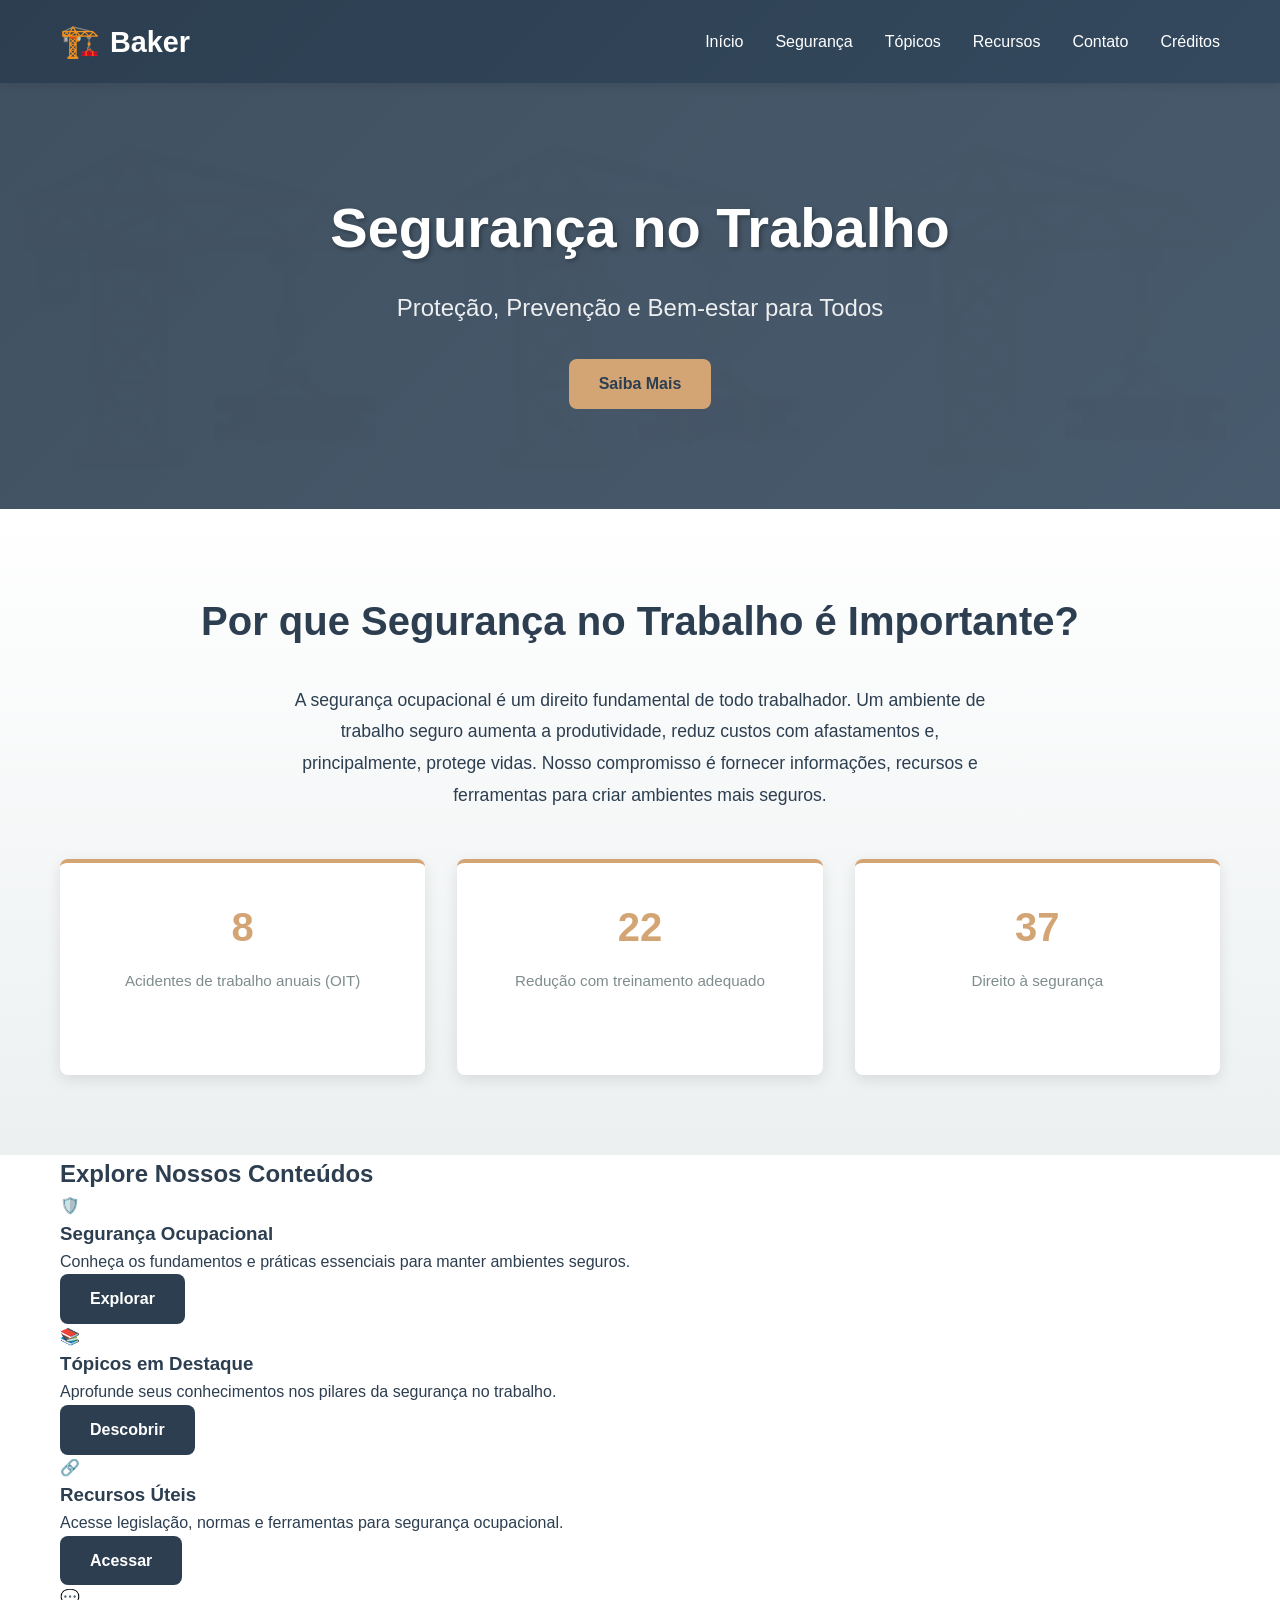
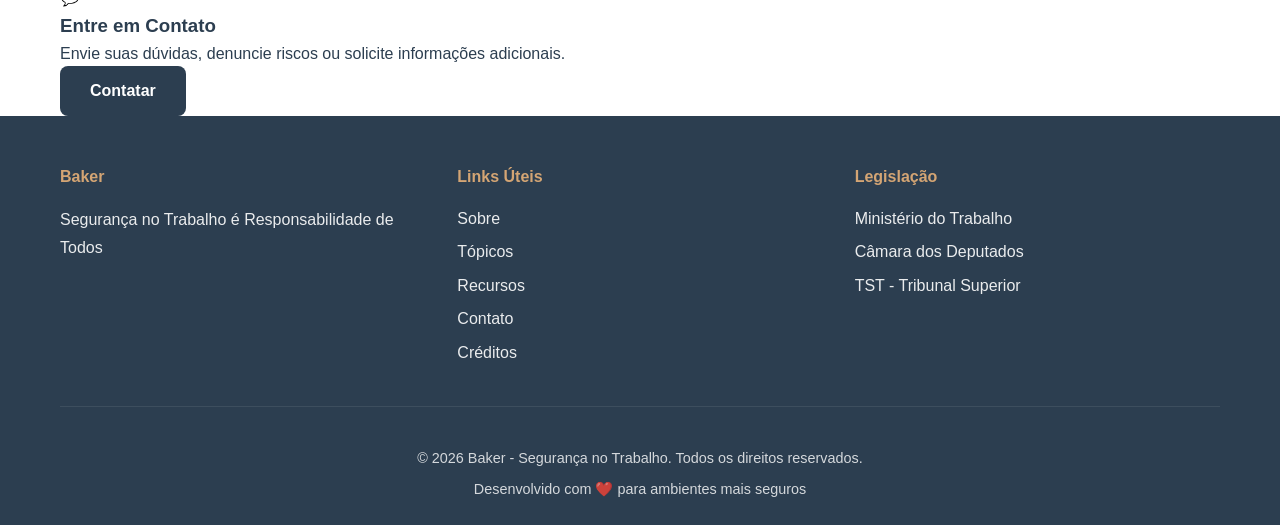
<file: index.html>
<!DOCTYPE html>
<html lang="pt-BR">
<head>
    <meta charset="UTF-8">
    <meta name="viewport" content="width=device-width, initial-scale=1.0">
    <meta name="description" content="Segurança no Trabalho - Informações, treinamentos e recursos para ambientes seguros">
    <meta name="keywords" content="segurança, trabalho, prevenção, acidentes, saúde ocupacional">
    <title>Segurança no Trabalho | Baker</title>
    <link rel="stylesheet" href="styles.css">
    <link rel="icon" type="image/svg+xml" href="data:image/svg+xml,<svg xmlns='http://www.w3.org/2000/svg' viewBox='0 0 100 100'><text y='75' font-size='75' fill='%23d4a574'>🏗️</text></svg>">
</head>
<body>
    <!-- Navegação -->
    <nav class="navbar">
        <div class="container">
            <div class="nav-brand">
                <span class="logo-icon">🏗️</span>
                <h1>Baker</h1>
            </div>
            <ul class="nav-menu">
                <li><a href="index.html">Início</a></li>
                <li><a href="seguranca.html">Segurança</a></li>
                <li><a href="topicos.html">Tópicos</a></li>
                <li><a href="recursos.html">Recursos</a></li>
                <li><a href="contato.html">Contato</a></li>
                <li><a href="creditos.html">Créditos</a></li>
            </ul>
        </div>
    </nav>

    <!-- Hero Section -->
    <section class="hero">
        <div class="hero-content">
            <h2>Segurança no Trabalho</h2>
            <p>Proteção, Prevenção e Bem-estar para Todos</p>
            <a href="seguranca.html" class="btn btn-primary">Saiba Mais</a>
        </div>
    </section>

    <!-- Introdução -->
    <section class="intro">
        <div class="container">
            <h2>Por que Segurança no Trabalho é Importante?</h2>
            <p>A segurança ocupacional é um direito fundamental de todo trabalhador. Um ambiente de trabalho seguro aumenta a produtividade, reduz custos com afastamentos e, principalmente, protege vidas. Nosso compromisso é fornecer informações, recursos e ferramentas para criar ambientes mais seguros.</p>
            
            <div class="stats">
                <div class="stat-card">
                    <h3>2.3M</h3>
                    <p>Acidentes de trabalho anuais (OIT)</p>
                </div>
                <div class="stat-card">
                    <h3>60%</h3>
                    <p>Redução com treinamento adequado</p>
                </div>
                <div class="stat-card">
                    <h3>100%</h3>
                    <p>Direito à segurança</p>
                </div>
            </div>
        </div>
    </section>

    <!-- Seções de Destaque -->
    <section class="highlights">
        <div class="container">
            <h2>Explore Nossos Conteúdos</h2>
            <div class="highlights-grid">
                <div class="highlight-card">
                    <span class="highlight-icon">🛡️</span>
                    <h3>Segurança Ocupacional</h3>
                    <p>Conheça os fundamentos e práticas essenciais para manter ambientes seguros.</p>
                    <a href="seguranca.html" class="btn btn-secondary">Explorar</a>
                </div>

                <div class="highlight-card">
                    <span class="highlight-icon">📚</span>
                    <h3>Tópicos em Destaque</h3>
                    <p>Aprofunde seus conhecimentos nos pilares da segurança no trabalho.</p>
                    <a href="topicos.html" class="btn btn-secondary">Descobrir</a>
                </div>

                <div class="highlight-card">
                    <span class="highlight-icon">🔗</span>
                    <h3>Recursos Úteis</h3>
                    <p>Acesse legislação, normas e ferramentas para segurança ocupacional.</p>
                    <a href="recursos.html" class="btn btn-secondary">Acessar</a>
                </div>

                <div class="highlight-card">
                    <span class="highlight-icon">💬</span>
                    <h3>Entre em Contato</h3>
                    <p>Envie suas dúvidas, denuncie riscos ou solicite informações adicionais.</p>
                    <a href="contato.html" class="btn btn-secondary">Contatar</a>
                </div>
            </div>
        </div>
    </section>

    <!-- Footer -->
    <footer class="footer">
        <div class="container">
            <div class="footer-content">
                <div class="footer-section">
                    <h4>Baker</h4>
                    <p>Segurança no Trabalho é Responsabilidade de Todos</p>
                </div>
                
                <div class="footer-section">
                    <h4>Links Úteis</h4>
                    <ul>
                        <li><a href="index.html">Sobre</a></li>
                        <li><a href="topicos.html">Tópicos</a></li>
                        <li><a href="recursos.html">Recursos</a></li>
                        <li><a href="contato.html">Contato</a></li>
                        <li><a href="creditos.html">Créditos</a></li>
                    </ul>
                </div>
                
                <div class="footer-section">
                    <h4>Legislação</h4>
                    <ul>
                        <li><a href="https://www.gov.br/trabalho" target="_blank">Ministério do Trabalho</a></li>
                        <li><a href="https://www.camara.leg.br" target="_blank">Câmara dos Deputados</a></li>
                        <li><a href="https://www.tst.jus.br" target="_blank">TST - Tribunal Superior</a></li>
                    </ul>
                </div>
            </div>
            
            <div class="footer-bottom">
                <p>&copy; 2026 Baker - Segurança no Trabalho. Todos os direitos reservados.</p>
                <p>Desenvolvido com ❤️ para ambientes mais seguros</p>
            </div>
        </div>
    </footer>

    <script src="script.js"></script>
</body>
</html>
</file>
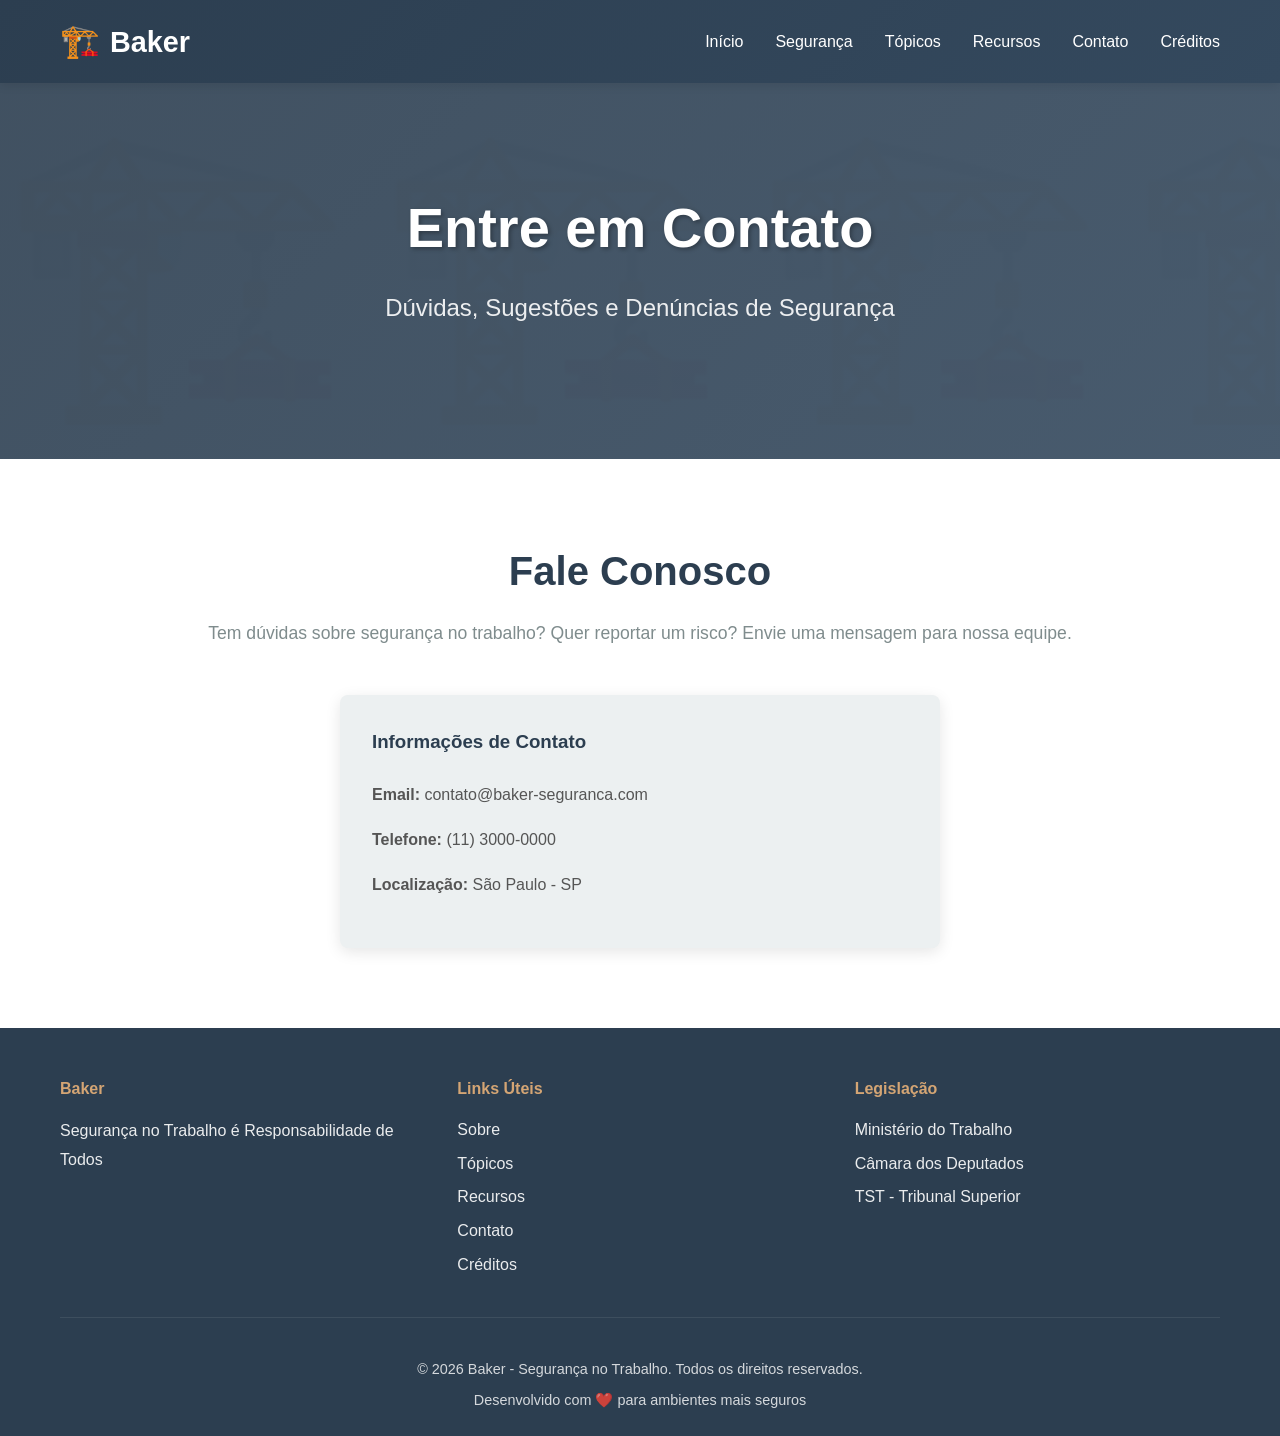
<file: contato.html>
<!DOCTYPE html>
<html lang="pt-BR">
<head>
    <meta charset="UTF-8">
    <meta name="viewport" content="width=device-width, initial-scale=1.0">
    <meta name="description" content="Entre em Contato - Dúvidas, Denúncias e Sugestões sobre Segurança no Trabalho">
    <title>Contato | Baker</title>
    <link rel="stylesheet" href="styles.css">
    <link rel="icon" type="image/svg+xml" href="data:image/svg+xml,<svg xmlns='http://www.w3.org/2000/svg' viewBox='0 0 100 100'><text y='75' font-size='75' fill='%23d4a574'>🏗️</text></svg>">
</head>
<body>
    <!-- Navegação -->
    <nav class="navbar">
        <div class="container">
            <div class="nav-brand">
                <span class="logo-icon">🏗️</span>
                <h1>Baker</h1>
            </div>
            <ul class="nav-menu">
                <li><a href="index.html">Início</a></li>
                <li><a href="seguranca.html">Segurança</a></li>
                <li><a href="topicos.html">Tópicos</a></li>
                <li><a href="recursos.html">Recursos</a></li>
                <li><a href="contato.html">Contato</a></li>
                <li><a href="creditos.html">Créditos</a></li>
            </ul>
        </div>
    </nav>

    <!-- Hero Section -->
    <section class="hero">
        <div class="hero-content">
            <h2>Entre em Contato</h2>
            <p>Dúvidas, Sugestões e Denúncias de Segurança</p>
        </div>
    </section>

    <!-- Conteúdo Principal -->
    <section class="contact">
        <div class="container">
            <h2>Fale Conosco</h2>
            <p>Tem dúvidas sobre segurança no trabalho? Quer reportar um risco? Envie uma mensagem para nossa equipe.</p>
            
            <div class="contact-info">
                <h3>Informações de Contato</h3>
                <p><strong>Email:</strong> contato@baker-seguranca.com</p>
                <p><strong>Telefone:</strong> (11) 3000-0000</p>
                <p><strong>Localização:</strong> São Paulo - SP</p>
            </div>
        </div>
    </section>

    <!-- Footer -->
    <footer class="footer">
        <div class="container">
            <div class="footer-content">
                <div class="footer-section">
                    <h4>Baker</h4>
                    <p>Segurança no Trabalho é Responsabilidade de Todos</p>
                </div>
                
                <div class="footer-section">
                    <h4>Links Úteis</h4>
                    <ul>
                        <li><a href="index.html">Sobre</a></li>
                        <li><a href="topicos.html">Tópicos</a></li>
                        <li><a href="recursos.html">Recursos</a></li>
                        <li><a href="contato.html">Contato</a></li>
                        <li><a href="creditos.html">Créditos</a></li>
                    </ul>
                </div>
                
                <div class="footer-section">
                    <h4>Legislação</h4>
                    <ul>
                        <li><a href="https://www.gov.br/trabalho" target="_blank">Ministério do Trabalho</a></li>
                        <li><a href="https://www.camara.leg.br" target="_blank">Câmara dos Deputados</a></li>
                        <li><a href="https://www.tst.jus.br" target="_blank">TST - Tribunal Superior</a></li>
                    </ul>
                </div>
            </div>
            
            <div class="footer-bottom">
                <p>&copy; 2026 Baker - Segurança no Trabalho. Todos os direitos reservados.</p>
                <p>Desenvolvido com ❤️ para ambientes mais seguros</p>
            </div>
        </div>
    </footer>

    <script src="script.js"></script>
</body>
</html>
</file>
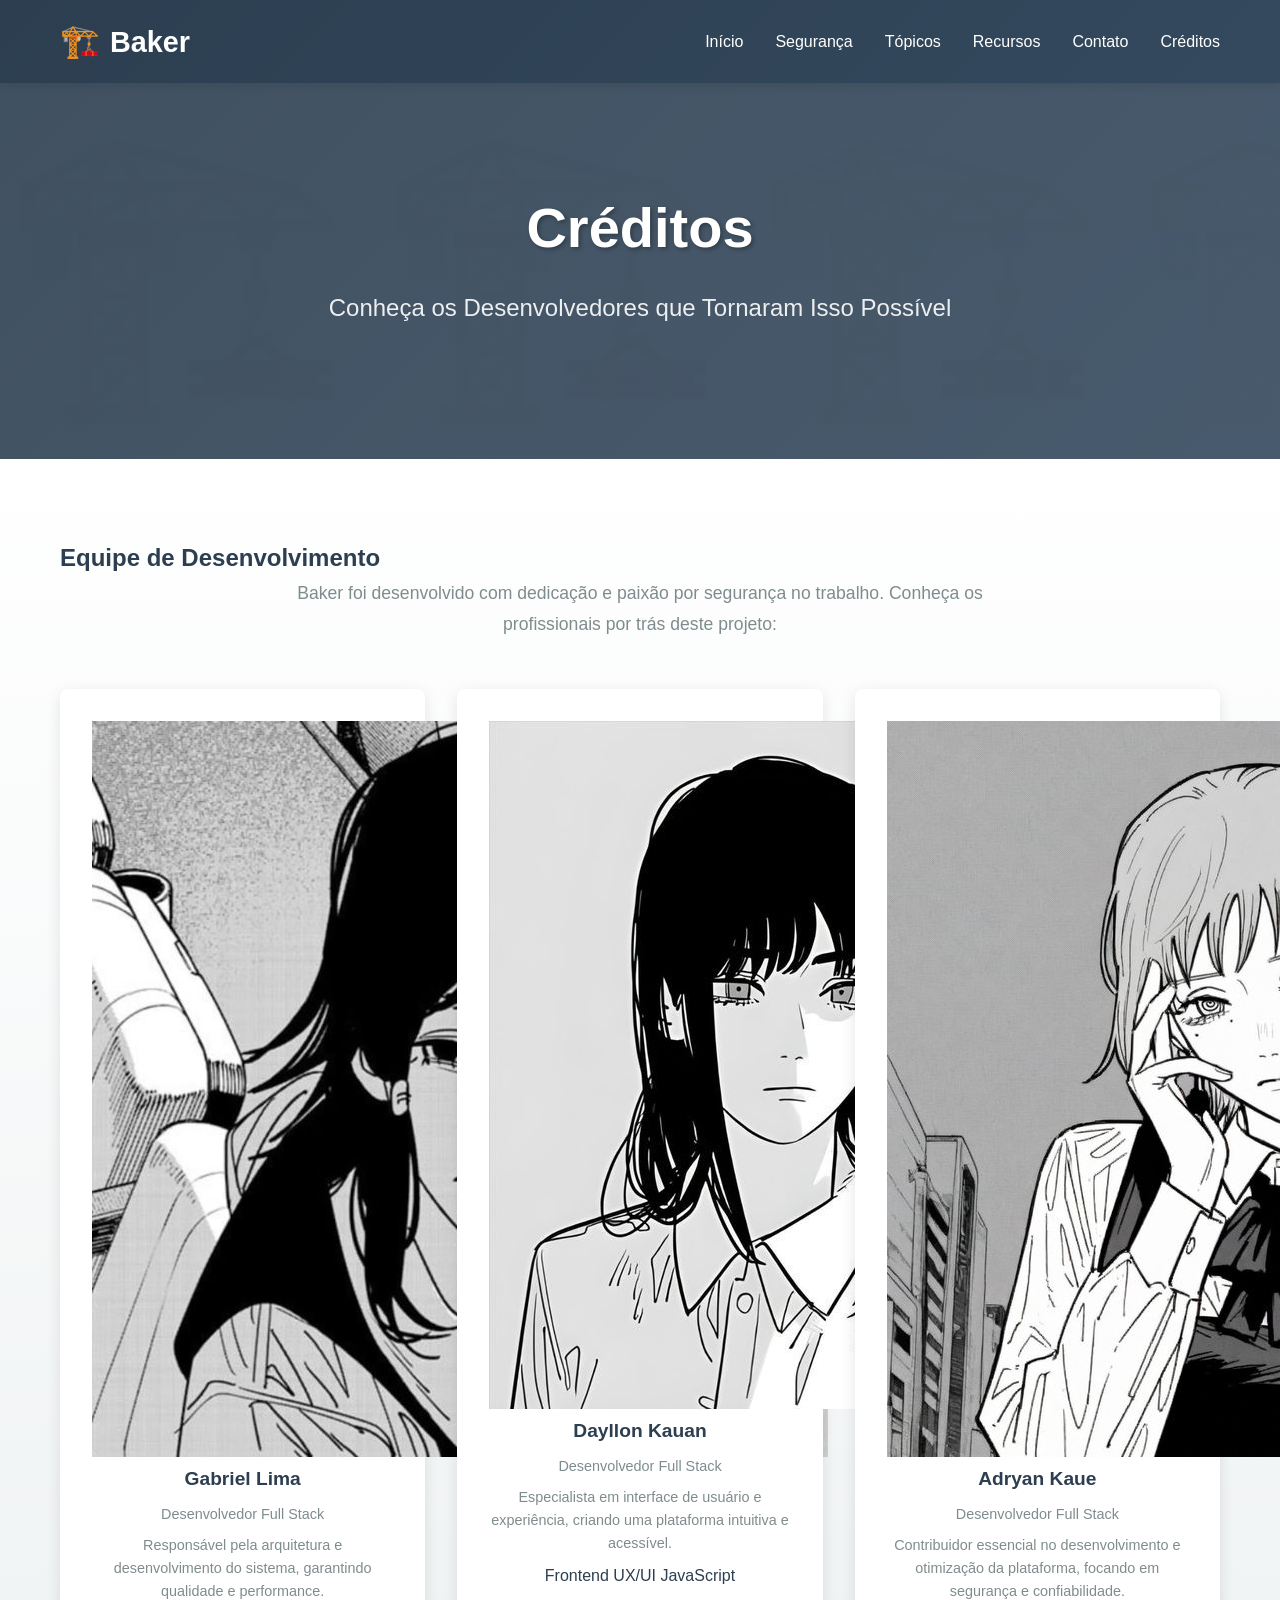
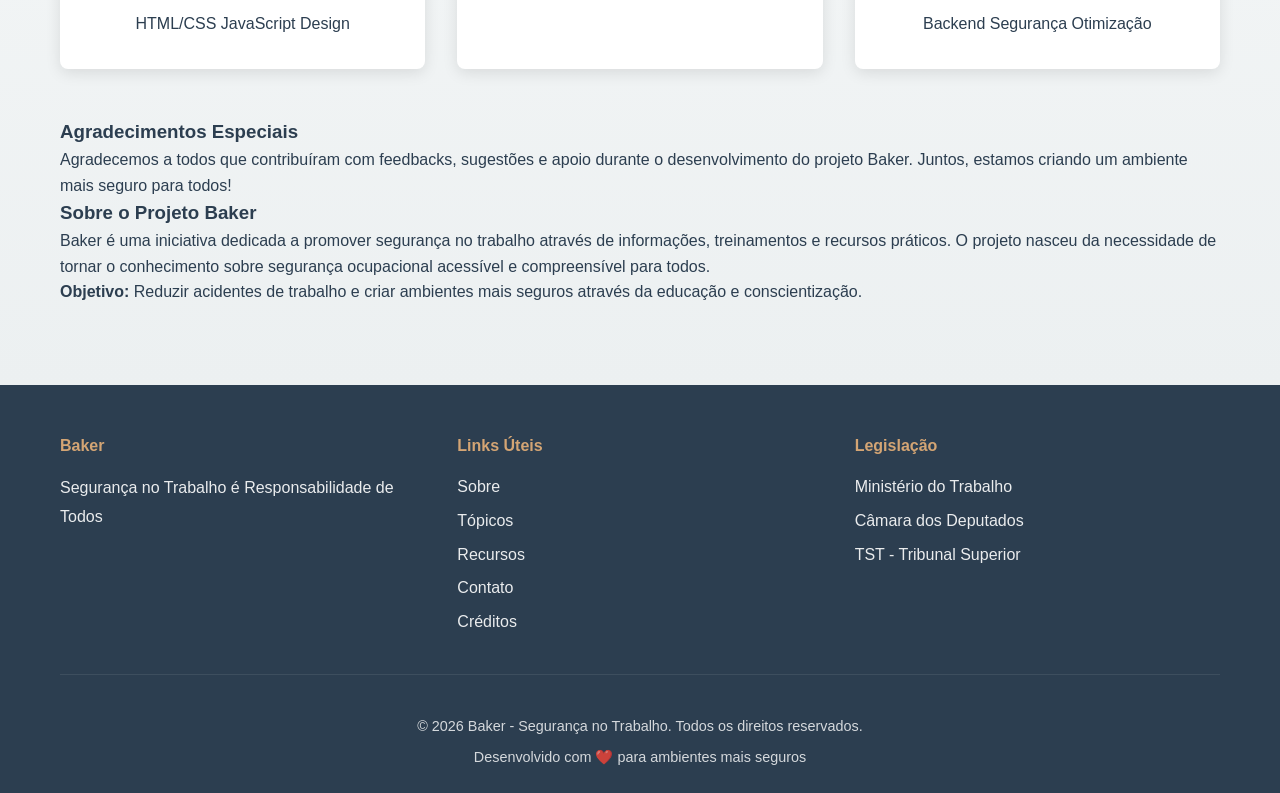
<file: creditos.html>
<!DOCTYPE html>
<html lang="pt-BR">
<head>
    <meta charset="UTF-8">
    <meta name="viewport" content="width=device-width, initial-scale=1.0">
    <meta name="description" content="Créditos dos Desenvolvedores - Baker">
    <meta name="keywords" content="créditos, desenvolvedores, equipe, Baker">
    <title>Créditos | Baker</title>
    <link rel="stylesheet" href="styles.css">
    <link rel="icon" type="image/svg+xml" href="data:image/svg+xml,<svg xmlns='http://www.w3.org/2000/svg' viewBox='0 0 100 100'><text y='75' font-size='75' fill='%23d4a574'>🏗️</text></svg>">
</head>
<body>
    <!-- Navegação -->
    <nav class="navbar">
        <div class="container">
            <div class="nav-brand">
                <span class="logo-icon">🏗️</span>
                <h1>Baker</h1>
            </div>
            <ul class="nav-menu">
                <li><a href="index.html">Início</a></li>
                <li><a href="seguranca.html">Segurança</a></li>
                <li><a href="topicos.html">Tópicos</a></li>
                <li><a href="recursos.html">Recursos</a></li>
                <li><a href="contato.html">Contato</a></li>
                <li><a href="creditos.html">Créditos</a></li>
            </ul>
        </div>
    </nav>

    <!-- Hero Section -->
    <section class="hero">
        <div class="hero-content">
            <h2>Créditos</h2>
            <p>Conheça os Desenvolvedores que Tornaram Isso Possível</p>
        </div>
    </section>

    <!-- Conteúdo Principal -->
    <section class="creditos-section">
        <div class="container">
            <h2>Equipe de Desenvolvimento</h2>
            <p class="intro-text">Baker foi desenvolvido com dedicação e paixão por segurança no trabalho. Conheça os profissionais por trás deste projeto:</p>
            
            <div class="creditos-grid">
                <!-- Desenvolvedor 1 -->
                <div class="credito-card">
                    <div class="credito-photo">
                        <img src="img1.jpg" alt="Gabriel Lima">
                    </div>
                    <h3>Gabriel Lima</h3>
                    <p class="credito-role">Desenvolvedor Full Stack</p>
                    <p class="credito-description">Responsável pela arquitetura e desenvolvimento do sistema, garantindo qualidade e performance.</p>
                    <div class="credito-skills">
                        <span class="skill-badge">HTML/CSS</span>
                        <span class="skill-badge">JavaScript</span>
                        <span class="skill-badge">Design</span>
                    </div>
                </div>

                <!-- Desenvolvedor 2 -->
                <div class="credito-card">
                    <div class="credito-photo">
                        <img src="img2.jpg" alt="Dayllon Kauan">
                    </div>
                    <h3>Dayllon Kauan</h3>
                    <p class="credito-role">Desenvolvedor Full Stack</p>
                    <p class="credito-description">Especialista em interface de usuário e experiência, criando uma plataforma intuitiva e acessível.</p>
                    <div class="credito-skills">
                        <span class="skill-badge">Frontend</span>
                        <span class="skill-badge">UX/UI</span>
                        <span class="skill-badge">JavaScript</span>
                    </div>
                </div>

                <!-- Desenvolvedor 3 -->
                <div class="credito-card">
                    <div class="credito-photo">
                        <img src="img3.jpg" alt="Adryan Kaue">
                    </div>
                    <h3>Adryan Kaue</h3>
                    <p class="credito-role">Desenvolvedor Full Stack</p>
                    <p class="credito-description">Contribuidor essencial no desenvolvimento e otimização da plataforma, focando em segurança e confiabilidade.</p>
                    <div class="credito-skills">
                        <span class="skill-badge">Backend</span>
                        <span class="skill-badge">Segurança</span>
                        <span class="skill-badge">Otimização</span>
                    </div>
                </div>
            </div>

            <!-- Seção de Agradecimentos -->
            <div class="agradecimentos-section">
                <h3>Agradecimentos Especiais</h3>
                <p>Agradecemos a todos que contribuíram com feedbacks, sugestões e apoio durante o desenvolvimento do projeto Baker. Juntos, estamos criando um ambiente mais seguro para todos!</p>
            </div>

            <!-- Sobre o Projeto -->
            <div class="sobre-projeto-section">
                <h3>Sobre o Projeto Baker</h3>
                <p>Baker é uma iniciativa dedicada a promover segurança no trabalho através de informações, treinamentos e recursos práticos. O projeto nasceu da necessidade de tornar o conhecimento sobre segurança ocupacional acessível e compreensível para todos.</p>
                <p><strong>Objetivo:</strong> Reduzir acidentes de trabalho e criar ambientes mais seguros através da educação e conscientização.</p>
            </div>
        </div>
    </section>

    <!-- Footer -->
    <footer class="footer">
        <div class="container">
            <div class="footer-content">
                <div class="footer-section">
                    <h4>Baker</h4>
                    <p>Segurança no Trabalho é Responsabilidade de Todos</p>
                </div>
                
                <div class="footer-section">
                    <h4>Links Úteis</h4>
                    <ul>
                        <li><a href="index.html">Sobre</a></li>
                        <li><a href="topicos.html">Tópicos</a></li>
                        <li><a href="recursos.html">Recursos</a></li>
                        <li><a href="contato.html">Contato</a></li>
                        <li><a href="creditos.html">Créditos</a></li>
                    </ul>
                </div>
                
                <div class="footer-section">
                    <h4>Legislação</h4>
                    <ul>
                        <li><a href="https://www.gov.br/trabalho" target="_blank">Ministério do Trabalho</a></li>
                        <li><a href="https://www.camara.leg.br" target="_blank">Câmara dos Deputados</a></li>
                        <li><a href="https://www.tst.jus.br" target="_blank">TST - Tribunal Superior</a></li>
                    </ul>
                </div>
            </div>
            
            <div class="footer-bottom">
                <p>&copy; 2026 Baker - Segurança no Trabalho. Todos os direitos reservados.</p>
                <p>Desenvolvido com ❤️ para ambientes mais seguros</p>
            </div>
        </div>
    </footer>

    <script src="script.js"></script>
</body>
</html>
</file>
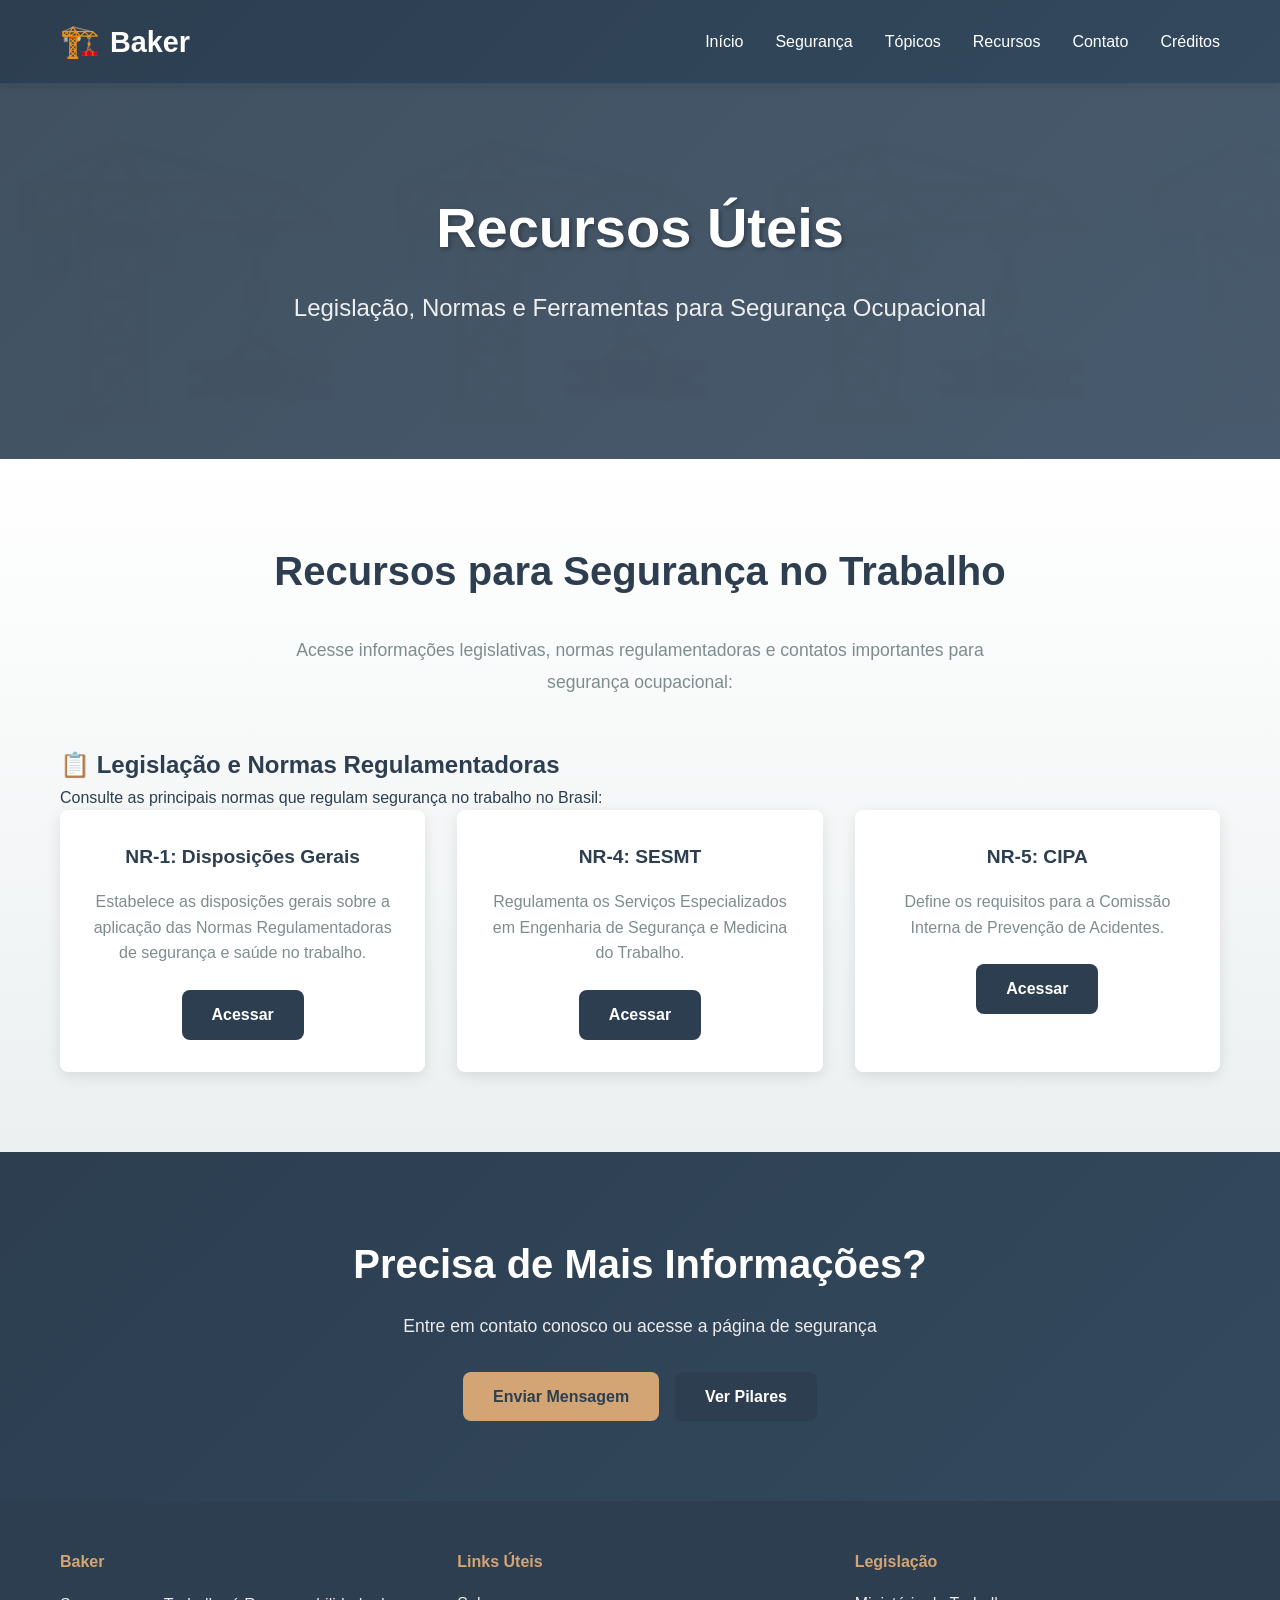
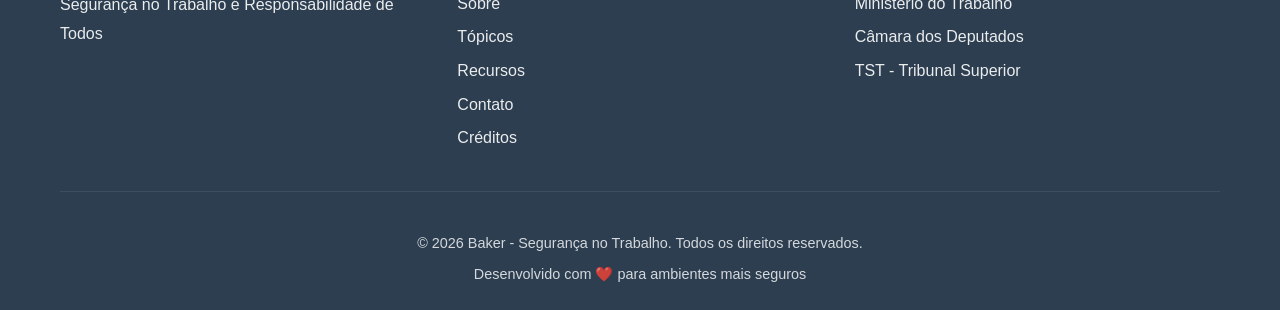
<file: recursos.html>
<!DOCTYPE html>
<html lang="pt-BR">
<head>
    <meta charset="UTF-8">
    <meta name="viewport" content="width=device-width, initial-scale=1.0">
    <meta name="description" content="Recursos e Links Úteis - Legislação, Normas e Contatos de Segurança no Trabalho">
    <title>Recursos Úteis | Baker</title>
    <link rel="stylesheet" href="styles.css">
    <link rel="icon" type="image/svg+xml" href="data:image/svg+xml,<svg xmlns='http://www.w3.org/2000/svg' viewBox='0 0 100 100'><text y='75' font-size='75' fill='%23d4a574'>🏗️</text></svg>">
</head>
<body>
    <!-- Navegação -->
    <nav class="navbar">
        <div class="container">
            <div class="nav-brand">
                <span class="logo-icon">🏗️</span>
                <h1>Baker</h1>
            </div>
            <ul class="nav-menu">
                <li><a href="index.html">Início</a></li>
                <li><a href="seguranca.html">Segurança</a></li>
                <li><a href="topicos.html">Tópicos</a></li>
                <li><a href="recursos.html">Recursos</a></li>
                <li><a href="contato.html">Contato</a></li>
                <li><a href="creditos.html">Créditos</a></li>
            </ul>
        </div>
    </nav>

    <!-- Hero Section -->
    <section class="hero">
        <div class="hero-content">
            <h2>Recursos Úteis</h2>
            <p>Legislação, Normas e Ferramentas para Segurança Ocupacional</p>
        </div>
    </section>

    <!-- Conteúdo Principal -->
    <section class="content-section">
        <div class="container">
            <h1>Recursos para Segurança no Trabalho</h1>
            <p class="intro-text">Acesse informações legislativas, normas regulamentadoras e contatos importantes para segurança ocupacional:</p>

            <!-- Legislação -->
            <div class="resources-section">
                <h2>📋 Legislação e Normas Regulamentadoras</h2>
                <p>Consulte as principais normas que regulam segurança no trabalho no Brasil:</p>
                
                <div class="resources-grid">
                    <div class="resource-card">
                        <h3>NR-1: Disposições Gerais</h3>
                        <p>Estabelece as disposições gerais sobre a aplicação das Normas Regulamentadoras de segurança e saúde no trabalho.</p>
                        <a href="https://www.gov.br/trabalho/pt-br/assuntos/normatizacao/normas-regulamentadoras" target="_blank" class="btn btn-secondary">Acessar</a>
                    </div>

                    <div class="resource-card">
                        <h3>NR-4: SESMT</h3>
                        <p>Regulamenta os Serviços Especializados em Engenharia de Segurança e Medicina do Trabalho.</p>
                        <a href="https://www.gov.br/trabalho/pt-br/assuntos/normatizacao/normas-regulamentadoras" target="_blank" class="btn btn-secondary">Acessar</a>
                    </div>

                    <div class="resource-card">
                        <h3>NR-5: CIPA</h3>
                        <p>Define os requisitos para a Comissão Interna de Prevenção de Acidentes.</p>
                        <a href="https://www.gov.br/trabalho/pt-br/assuntos/normatizacao/normas-regulamentadoras" target="_blank" class="btn btn-secondary">Acessar</a>
                    </div>
                </div>
            </div>
        </div>
    </section>

    <!-- Call to Action -->
    <section class="cta-section">
        <div class="container">
            <h2>Precisa de Mais Informações?</h2>
            <p>Entre em contato conosco ou acesse a página de segurança</p>
            <div class="cta-buttons">
                <a href="contato.html" class="btn btn-primary">Enviar Mensagem</a>
                <a href="seguranca.html" class="btn btn-secondary">Ver Pilares</a>
            </div>
        </div>
    </section>

    <!-- Footer -->
    <footer class="footer">
        <div class="container">
            <div class="footer-content">
                <div class="footer-section">
                    <h4>Baker</h4>
                    <p>Segurança no Trabalho é Responsabilidade de Todos</p>
                </div>
                
                <div class="footer-section">
                    <h4>Links Úteis</h4>
                    <ul>
                        <li><a href="index.html">Sobre</a></li>
                        <li><a href="topicos.html">Tópicos</a></li>
                        <li><a href="recursos.html">Recursos</a></li>
                        <li><a href="contato.html">Contato</a></li>
                        <li><a href="creditos.html">Créditos</a></li>
                    </ul>
                </div>
                
                <div class="footer-section">
                    <h4>Legislação</h4>
                    <ul>
                        <li><a href="https://www.gov.br/trabalho" target="_blank">Ministério do Trabalho</a></li>
                        <li><a href="https://www.camara.leg.br" target="_blank">Câmara dos Deputados</a></li>
                        <li><a href="https://www.tst.jus.br" target="_blank">TST - Tribunal Superior</a></li>
                    </ul>
                </div>
            </div>
            
            <div class="footer-bottom">
                <p>&copy; 2026 Baker - Segurança no Trabalho. Todos os direitos reservados.</p>
                <p>Desenvolvido com ❤️ para ambientes mais seguros</p>
            </div>
        </div>
    </footer>

    <script src="script.js"></script>
</body>
</html>
</file>
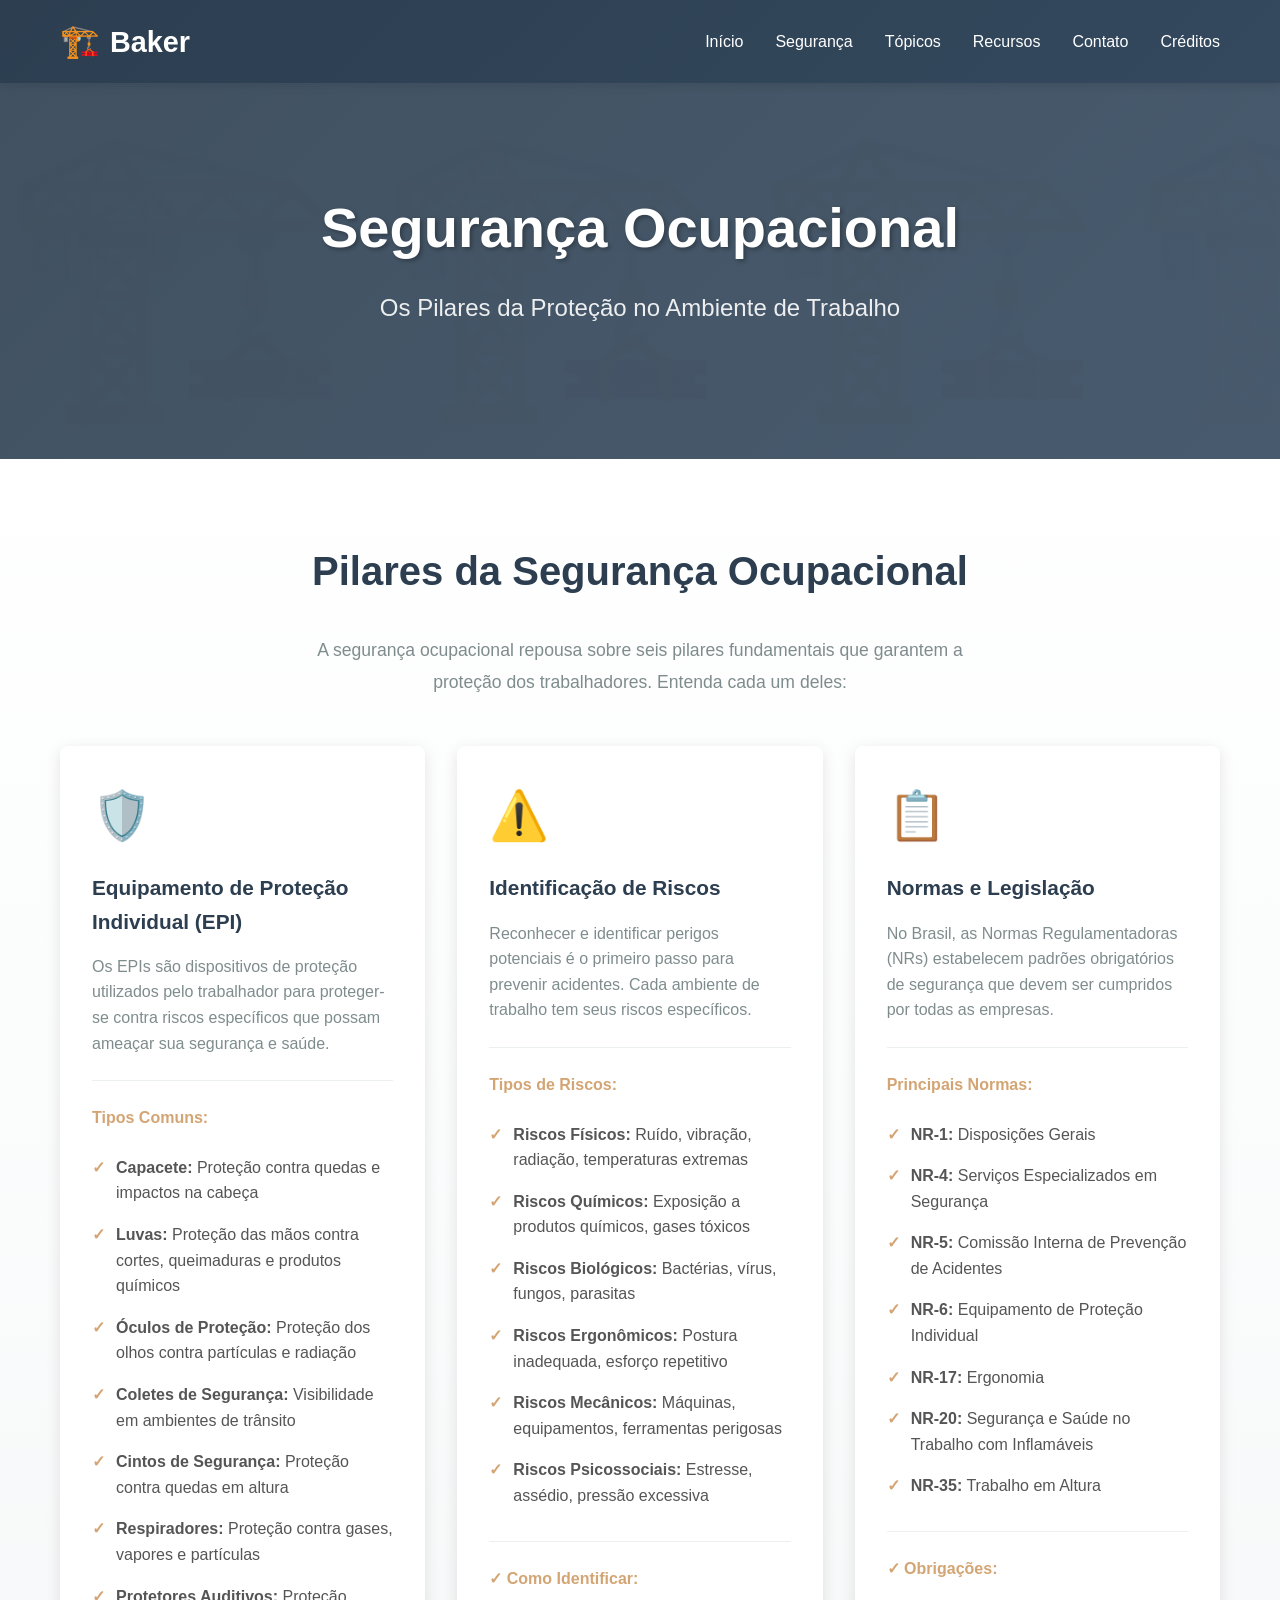
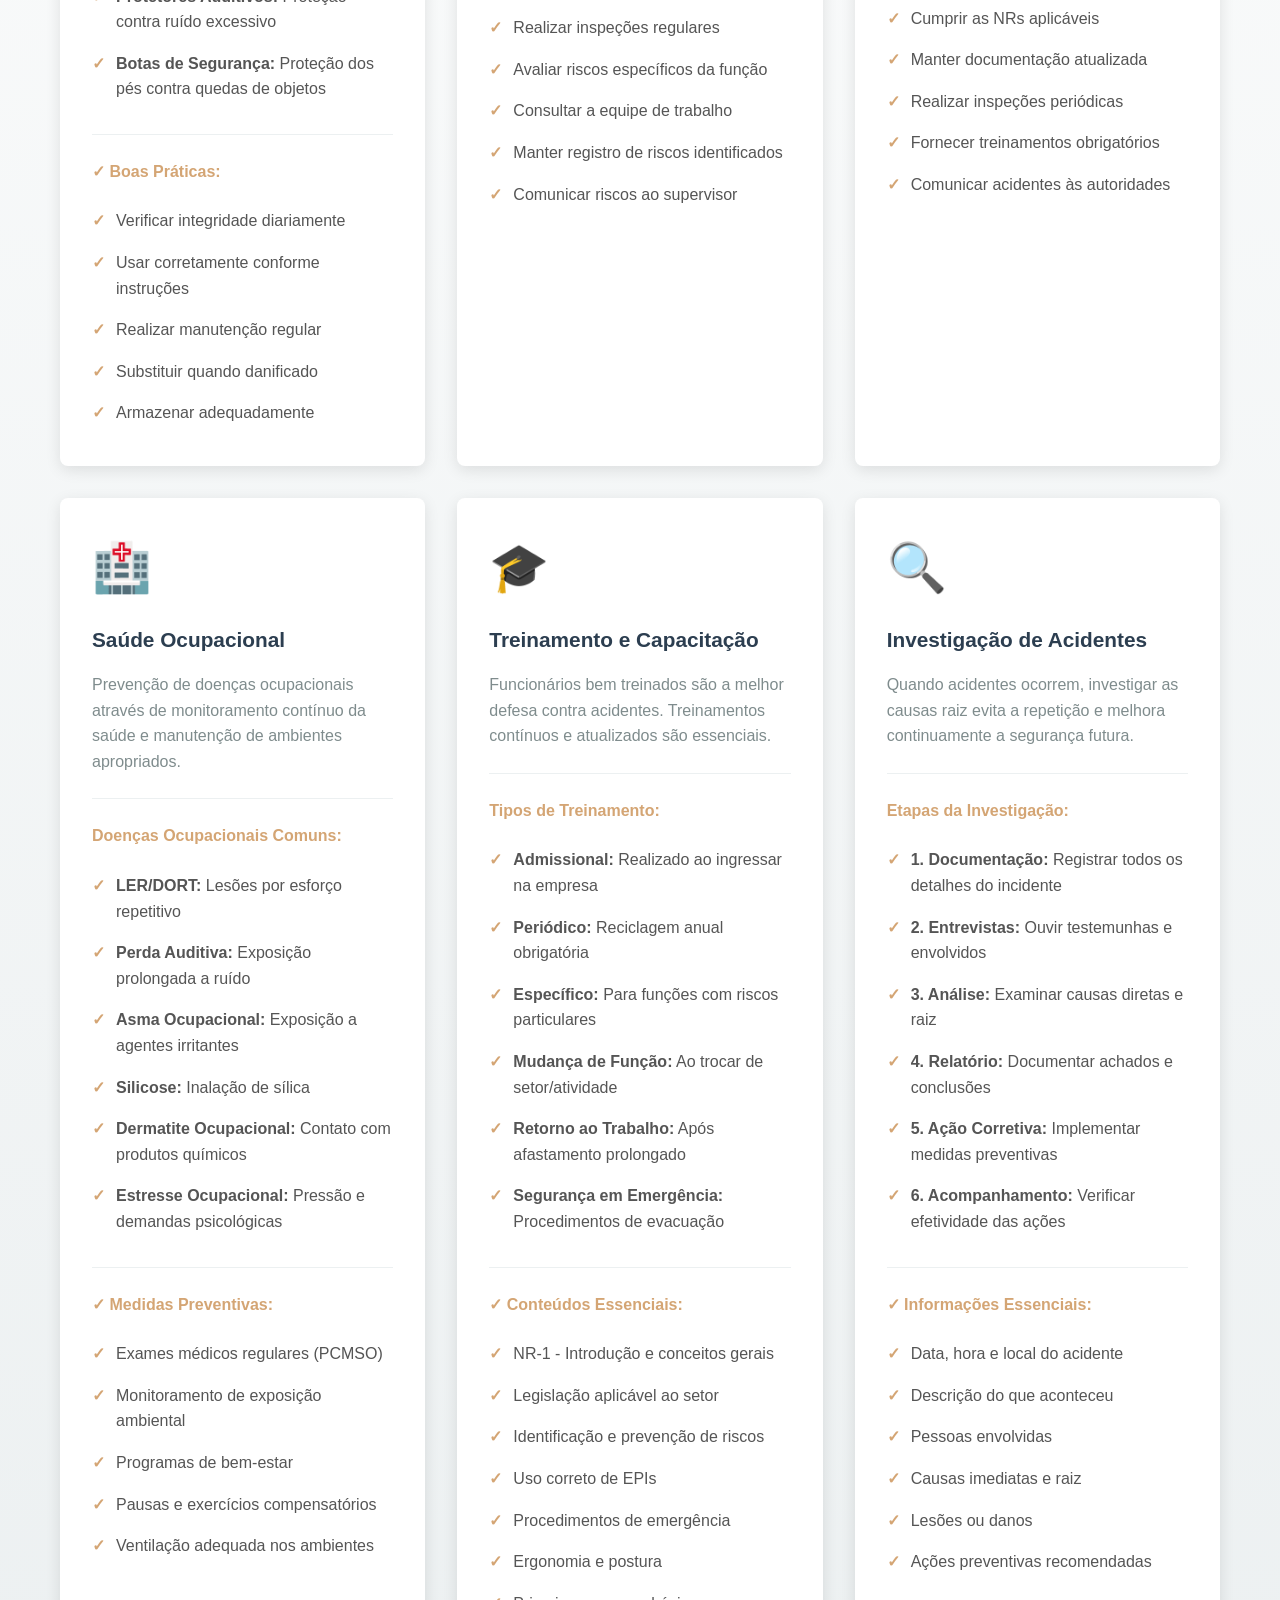
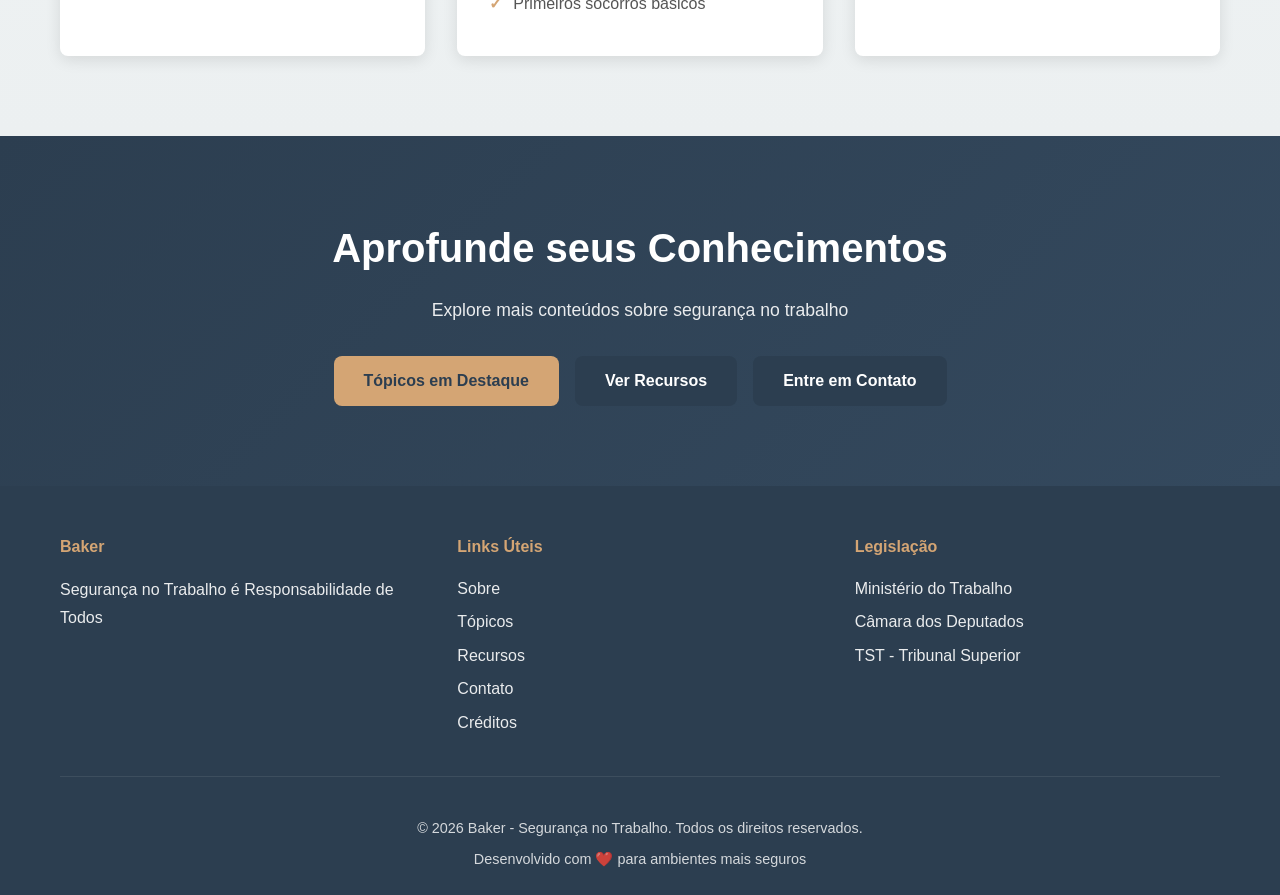
<file: seguranca.html>
<!DOCTYPE html>
<html lang="pt-BR">
<head>
    <meta charset="UTF-8">
    <meta name="viewport" content="width=device-width, initial-scale=1.0">
    <meta name="description" content="Pilares da Segurança no Trabalho - EPI, Riscos, Normas, Saúde, Treinamento e Investigação">
    <title>Segurança no Trabalho - Pilares | Baker</title>
    <link rel="stylesheet" href="styles.css">
    <link rel="icon" type="image/svg+xml" href="data:image/svg+xml,<svg xmlns='http://www.w3.org/2000/svg' viewBox='0 0 100 100'><text y='75' font-size='75' fill='%23d4a574'>🏗️</text></svg>">
</head>
<body>
    <!-- Navegação -->
    <nav class="navbar">
        <div class="container">
            <div class="nav-brand">
                <span class="logo-icon">🏗️</span>
                <h1>Baker</h1>
            </div>
            <ul class="nav-menu">
                <li><a href="index.html">Início</a></li>
                <li><a href="seguranca.html">Segurança</a></li>
                <li><a href="topicos.html">Tópicos</a></li>
                <li><a href="recursos.html">Recursos</a></li>
                <li><a href="contato.html">Contato</a></li>
                <li><a href="creditos.html">Créditos</a></li>
            </ul>
        </div>
    </nav>

    <!-- Hero Section -->
    <section class="hero">
        <div class="hero-content">
            <h2>Segurança Ocupacional</h2>
            <p>Os Pilares da Proteção no Ambiente de Trabalho</p>
        </div>
    </section>

    <!-- Conteúdo Principal -->
    <section class="content-section">
        <div class="container">
            <h1>Pilares da Segurança Ocupacional</h1>
            <p class="intro-text">A segurança ocupacional repousa sobre seis pilares fundamentais que garantem a proteção dos trabalhadores. Entenda cada um deles:</p>
            
            <div class="topics-grid">
                <div class="topic-card">
                    <span class="topic-icon">🛡️</span>
                    <h3>Equipamento de Proteção Individual (EPI)</h3>
                    <p>Os EPIs são dispositivos de proteção utilizados pelo trabalhador para proteger-se contra riscos específicos que possam ameaçar sua segurança e saúde.</p>
                    <div class="topic-details">
                        <h4>Tipos Comuns:</h4>
                        <ul>
                            <li><strong>Capacete:</strong> Proteção contra quedas e impactos na cabeça</li>
                            <li><strong>Luvas:</strong> Proteção das mãos contra cortes, queimaduras e produtos químicos</li>
                            <li><strong>Óculos de Proteção:</strong> Proteção dos olhos contra partículas e radiação</li>
                            <li><strong>Coletes de Segurança:</strong> Visibilidade em ambientes de trânsito</li>
                            <li><strong>Cintos de Segurança:</strong> Proteção contra quedas em altura</li>
                            <li><strong>Respiradores:</strong> Proteção contra gases, vapores e partículas</li>
                            <li><strong>Protetores Auditivos:</strong> Proteção contra ruído excessivo</li>
                            <li><strong>Botas de Segurança:</strong> Proteção dos pés contra quedas de objetos</li>
                        </ul>
                    </div>
                    <div class="topic-practices">
                        <h4>✓ Boas Práticas:</h4>
                        <ul>
                            <li>Verificar integridade diariamente</li>
                            <li>Usar corretamente conforme instruções</li>
                            <li>Realizar manutenção regular</li>
                            <li>Substituir quando danificado</li>
                            <li>Armazenar adequadamente</li>
                        </ul>
                    </div>
                </div>

                <div class="topic-card">
                    <span class="topic-icon">⚠️</span>
                    <h3>Identificação de Riscos</h3>
                    <p>Reconhecer e identificar perigos potenciais é o primeiro passo para prevenir acidentes. Cada ambiente de trabalho tem seus riscos específicos.</p>
                    <div class="topic-details">
                        <h4>Tipos de Riscos:</h4>
                        <ul>
                            <li><strong>Riscos Físicos:</strong> Ruído, vibração, radiação, temperaturas extremas</li>
                            <li><strong>Riscos Químicos:</strong> Exposição a produtos químicos, gases tóxicos</li>
                            <li><strong>Riscos Biológicos:</strong> Bactérias, vírus, fungos, parasitas</li>
                            <li><strong>Riscos Ergonômicos:</strong> Postura inadequada, esforço repetitivo</li>
                            <li><strong>Riscos Mecânicos:</strong> Máquinas, equipamentos, ferramentas perigosas</li>
                            <li><strong>Riscos Psicossociais:</strong> Estresse, assédio, pressão excessiva</li>
                        </ul>
                    </div>
                    <div class="topic-practices">
                        <h4>✓ Como Identificar:</h4>
                        <ul>
                            <li>Realizar inspeções regulares</li>
                            <li>Avaliar riscos específicos da função</li>
                            <li>Consultar a equipe de trabalho</li>
                            <li>Manter registro de riscos identificados</li>
                            <li>Comunicar riscos ao supervisor</li>
                        </ul>
                    </div>
                </div>

                <div class="topic-card">
                    <span class="topic-icon">📋</span>
                    <h3>Normas e Legislação</h3>
                    <p>No Brasil, as Normas Regulamentadoras (NRs) estabelecem padrões obrigatórios de segurança que devem ser cumpridos por todas as empresas.</p>
                    <div class="topic-details">
                        <h4>Principais Normas:</h4>
                        <ul>
                            <li><strong>NR-1:</strong> Disposições Gerais</li>
                            <li><strong>NR-4:</strong> Serviços Especializados em Segurança</li>
                            <li><strong>NR-5:</strong> Comissão Interna de Prevenção de Acidentes</li>
                            <li><strong>NR-6:</strong> Equipamento de Proteção Individual</li>
                            <li><strong>NR-17:</strong> Ergonomia</li>
                            <li><strong>NR-20:</strong> Segurança e Saúde no Trabalho com Inflamáveis</li>
                            <li><strong>NR-35:</strong> Trabalho em Altura</li>
                        </ul>
                    </div>
                    <div class="topic-practices">
                        <h4>✓ Obrigações:</h4>
                        <ul>
                            <li>Cumprir as NRs aplicáveis</li>
                            <li>Manter documentação atualizada</li>
                            <li>Realizar inspeções periódicas</li>
                            <li>Fornecer treinamentos obrigatórios</li>
                            <li>Comunicar acidentes às autoridades</li>
                        </ul>
                    </div>
                </div>

                <div class="topic-card">
                    <span class="topic-icon">🏥</span>
                    <h3>Saúde Ocupacional</h3>
                    <p>Prevenção de doenças ocupacionais através de monitoramento contínuo da saúde e manutenção de ambientes apropriados.</p>
                    <div class="topic-details">
                        <h4>Doenças Ocupacionais Comuns:</h4>
                        <ul>
                            <li><strong>LER/DORT:</strong> Lesões por esforço repetitivo</li>
                            <li><strong>Perda Auditiva:</strong> Exposição prolongada a ruído</li>
                            <li><strong>Asma Ocupacional:</strong> Exposição a agentes irritantes</li>
                            <li><strong>Silicose:</strong> Inalação de sílica</li>
                            <li><strong>Dermatite Ocupacional:</strong> Contato com produtos químicos</li>
                            <li><strong>Estresse Ocupacional:</strong> Pressão e demandas psicológicas</li>
                        </ul>
                    </div>
                    <div class="topic-practices">
                        <h4>✓ Medidas Preventivas:</h4>
                        <ul>
                            <li>Exames médicos regulares (PCMSO)</li>
                            <li>Monitoramento de exposição ambiental</li>
                            <li>Programas de bem-estar</li>
                            <li>Pausas e exercícios compensatórios</li>
                            <li>Ventilação adequada nos ambientes</li>
                        </ul>
                    </div>
                </div>

                <div class="topic-card">
                    <span class="topic-icon">🎓</span>
                    <h3>Treinamento e Capacitação</h3>
                    <p>Funcionários bem treinados são a melhor defesa contra acidentes. Treinamentos contínuos e atualizados são essenciais.</p>
                    <div class="topic-details">
                        <h4>Tipos de Treinamento:</h4>
                        <ul>
                            <li><strong>Admissional:</strong> Realizado ao ingressar na empresa</li>
                            <li><strong>Periódico:</strong> Reciclagem anual obrigatória</li>
                            <li><strong>Específico:</strong> Para funções com riscos particulares</li>
                            <li><strong>Mudança de Função:</strong> Ao trocar de setor/atividade</li>
                            <li><strong>Retorno ao Trabalho:</strong> Após afastamento prolongado</li>
                            <li><strong>Segurança em Emergência:</strong> Procedimentos de evacuação</li>
                        </ul>
                    </div>
                    <div class="topic-practices">
                        <h4>✓ Conteúdos Essenciais:</h4>
                        <ul>
                            <li>NR-1 - Introdução e conceitos gerais</li>
                            <li>Legislação aplicável ao setor</li>
                            <li>Identificação e prevenção de riscos</li>
                            <li>Uso correto de EPIs</li>
                            <li>Procedimentos de emergência</li>
                            <li>Ergonomia e postura</li>
                            <li>Primeiros socorros básicos</li>
                        </ul>
                    </div>
                </div>

                <div class="topic-card">
                    <span class="topic-icon">🔍</span>
                    <h3>Investigação de Acidentes</h3>
                    <p>Quando acidentes ocorrem, investigar as causas raiz evita a repetição e melhora continuamente a segurança futura.</p>
                    <div class="topic-details">
                        <h4>Etapas da Investigação:</h4>
                        <ul>
                            <li><strong>1. Documentação:</strong> Registrar todos os detalhes do incidente</li>
                            <li><strong>2. Entrevistas:</strong> Ouvir testemunhas e envolvidos</li>
                            <li><strong>3. Análise:</strong> Examinar causas diretas e raiz</li>
                            <li><strong>4. Relatório:</strong> Documentar achados e conclusões</li>
                            <li><strong>5. Ação Corretiva:</strong> Implementar medidas preventivas</li>
                            <li><strong>6. Acompanhamento:</strong> Verificar efetividade das ações</li>
                        </ul>
                    </div>
                    <div class="topic-practices">
                        <h4>✓ Informações Essenciais:</h4>
                        <ul>
                            <li>Data, hora e local do acidente</li>
                            <li>Descrição do que aconteceu</li>
                            <li>Pessoas envolvidas</li>
                            <li>Causas imediatas e raiz</li>
                            <li>Lesões ou danos</li>
                            <li>Ações preventivas recomendadas</li>
                        </ul>
                    </div>
                </div>
            </div>
        </div>
    </section>

    <!-- Call to Action -->
    <section class="cta-section">
        <div class="container">
            <h2>Aprofunde seus Conhecimentos</h2>
            <p>Explore mais conteúdos sobre segurança no trabalho</p>
            <div class="cta-buttons">
                <a href="topicos.html" class="btn btn-primary">Tópicos em Destaque</a>
                <a href="recursos.html" class="btn btn-secondary">Ver Recursos</a>
                <a href="contato.html" class="btn btn-secondary">Entre em Contato</a>
            </div>
        </div>
    </section>

    <!-- Footer -->
    <footer class="footer">
        <div class="container">
            <div class="footer-content">
                <div class="footer-section">
                    <h4>Baker</h4>
                    <p>Segurança no Trabalho é Responsabilidade de Todos</p>
                </div>
                
                <div class="footer-section">
                    <h4>Links Úteis</h4>
                    <ul>
                        <li><a href="index.html">Sobre</a></li>
                        <li><a href="topicos.html">Tópicos</a></li>
                        <li><a href="recursos.html">Recursos</a></li>
                        <li><a href="contato.html">Contato</a></li>
                        <li><a href="creditos.html">Créditos</a></li>
                    </ul>
                </div>
                
                <div class="footer-section">
                    <h4>Legislação</h4>
                    <ul>
                        <li><a href="https://www.gov.br/trabalho" target="_blank">Ministério do Trabalho</a></li>
                        <li><a href="https://www.camara.leg.br" target="_blank">Câmara dos Deputados</a></li>
                        <li><a href="https://www.tst.jus.br" target="_blank">TST - Tribunal Superior</a></li>
                    </ul>
                </div>
            </div>
            
            <div class="footer-bottom">
                <p>&copy; 2026 Baker - Segurança no Trabalho. Todos os direitos reservados.</p>
                <p>Desenvolvido com ❤️ para ambientes mais seguros</p>
            </div>
        </div>
    </footer>

    <script src="script.js"></script>
</body>
</html>
</file>
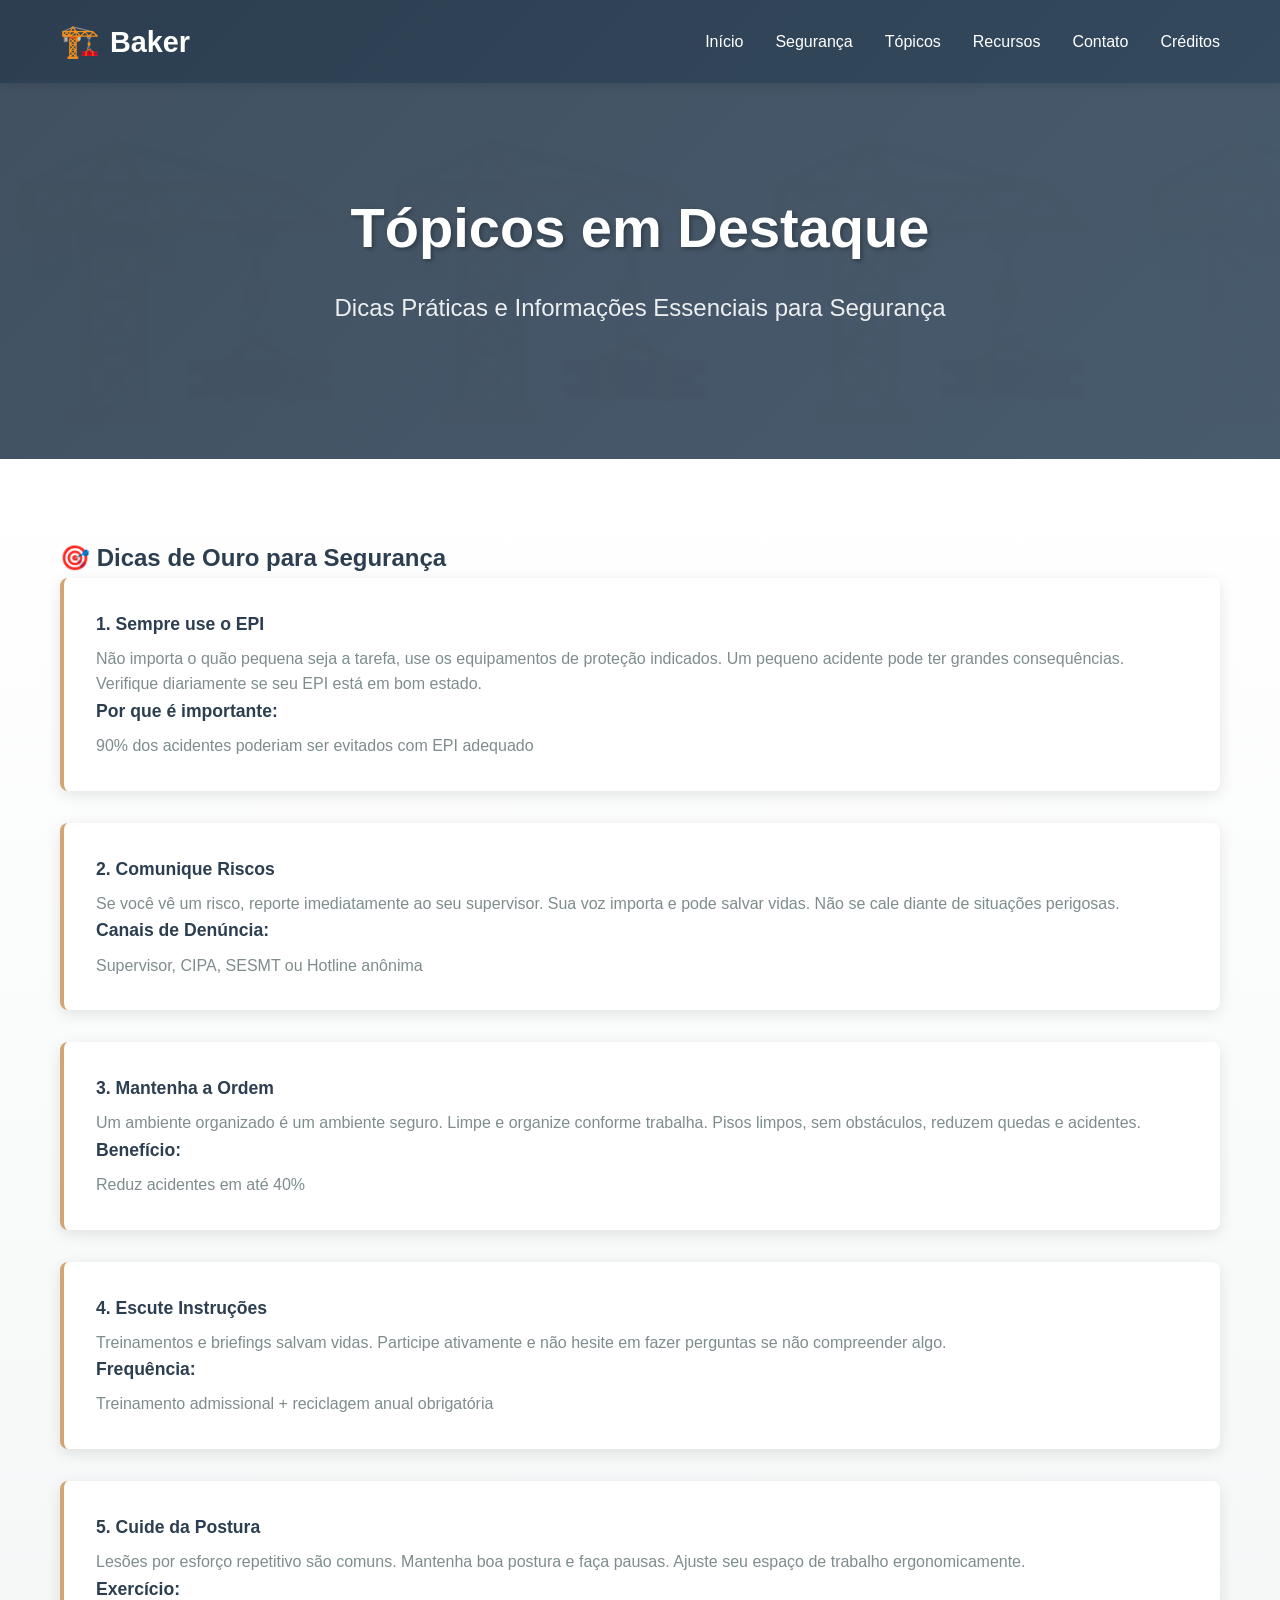
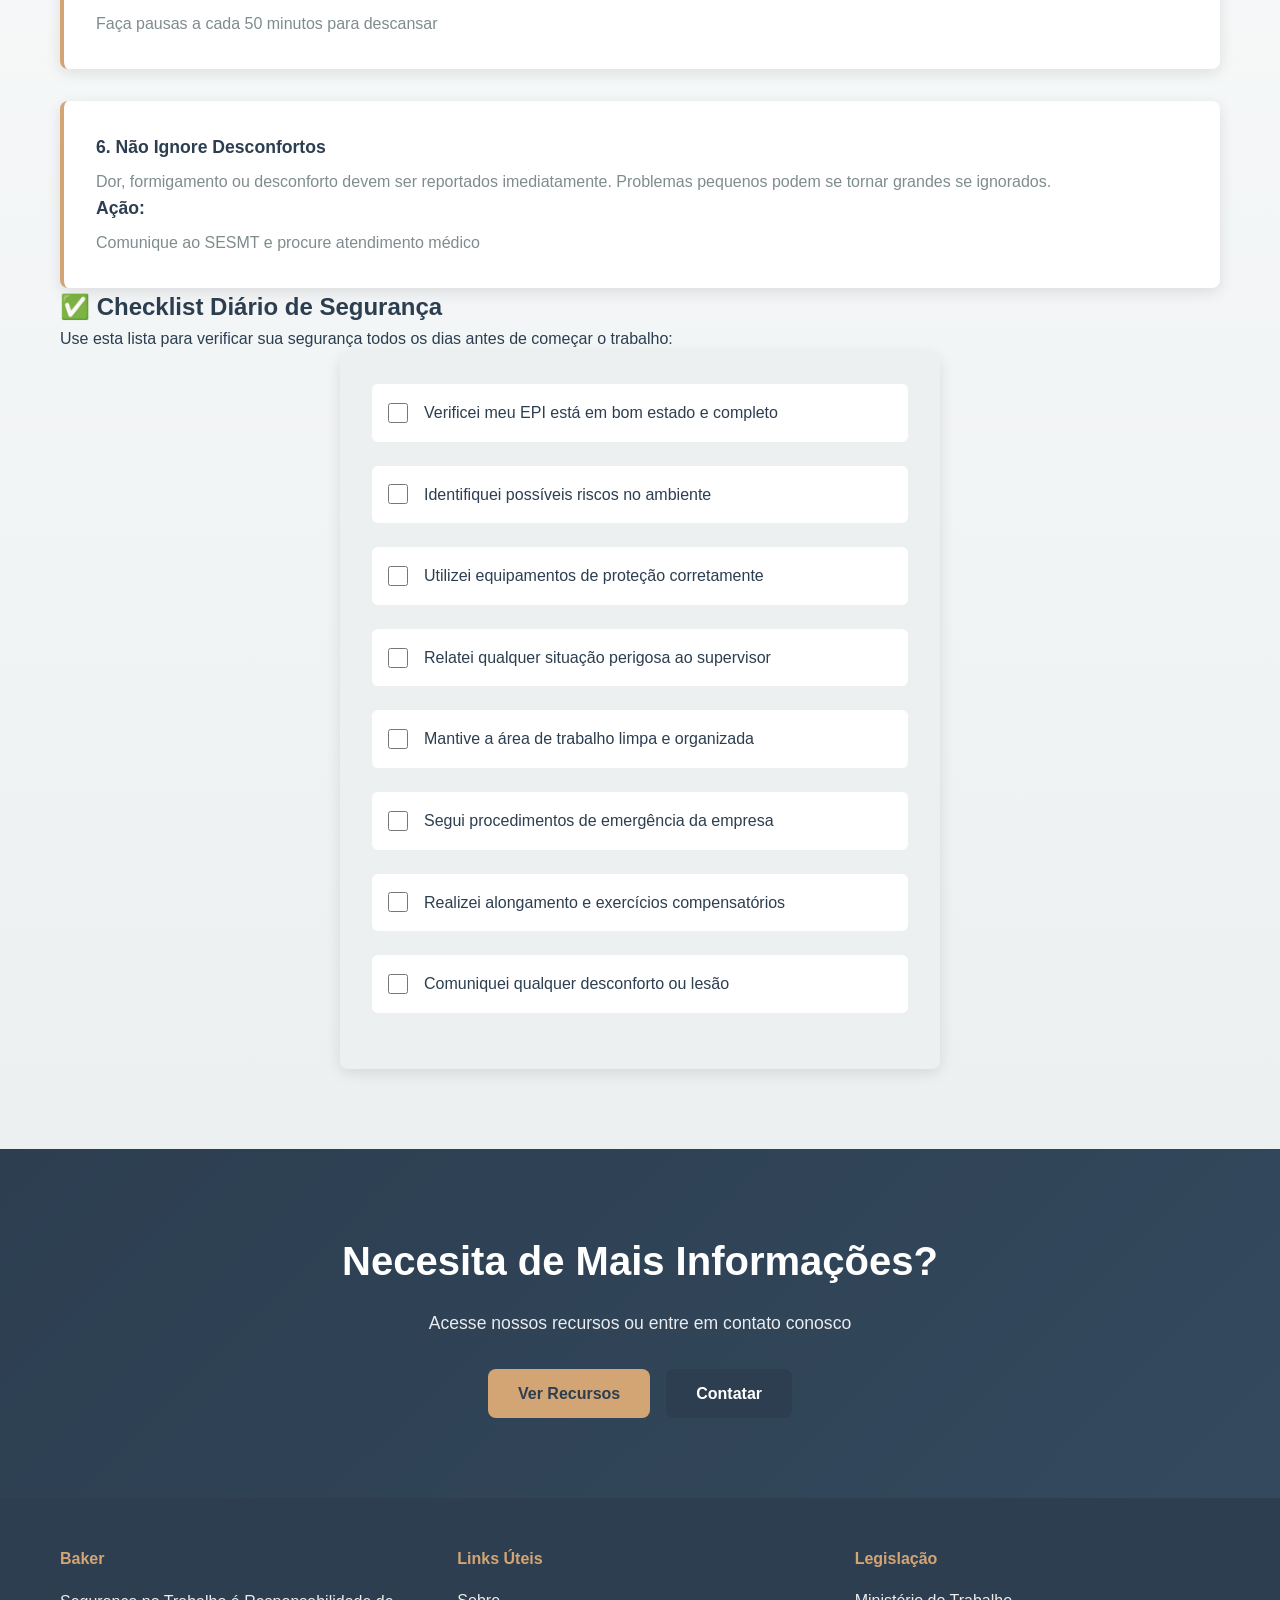
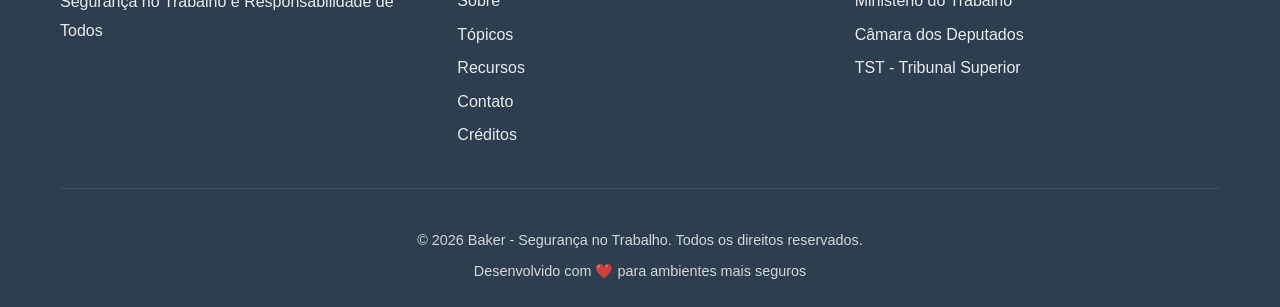
<file: topicos.html>
<!DOCTYPE html>
<html lang="pt-BR">
<head>
    <meta charset="UTF-8">
    <meta name="viewport" content="width=device-width, initial-scale=1.0">
    <meta name="description" content="Tópicos em Destaque - Segurança no Trabalho | Baker">
    <title>Tópicos em Destaque | Baker</title>
    <link rel="stylesheet" href="styles.css">
    <link rel="icon" type="image/svg+xml" href="data:image/svg+xml,<svg xmlns='http://www.w3.org/2000/svg' viewBox='0 0 100 100'><text y='75' font-size='75' fill='%23d4a574'>🏗️</text></svg>">
</head>
<body>
    <!-- Navegação -->
    <nav class="navbar">
        <div class="container">
            <div class="nav-brand">
                <span class="logo-icon">🏗️</span>
                <h1>Baker</h1>
            </div>
            <ul class="nav-menu">
                <li><a href="index.html">Início</a></li>
                <li><a href="seguranca.html">Segurança</a></li>
                <li><a href="topicos.html">Tópicos</a></li>
                <li><a href="recursos.html">Recursos</a></li>
                <li><a href="contato.html">Contato</a></li>
                <li><a href="creditos.html">Créditos</a></li>
            </ul>
        </div>
    </nav>

    <!-- Hero Section -->
    <section class="hero">
        <div class="hero-content">
            <h2>Tópicos em Destaque</h2>
            <p>Dicas Práticas e Informações Essenciais para Segurança</p>
        </div>
    </section>

    <!-- Conteúdo Principal -->
    <section class="content-section">
        <div class="container">
            <!-- Dicas de Ouro -->
            <div class="topic-section">
                <h2>🎯 Dicas de Ouro para Segurança</h2>
                <div class="tips-list">
                    <div class="tip">
                        <strong>1. Sempre use o EPI</strong>
                        <p>Não importa o quão pequena seja a tarefa, use os equipamentos de proteção indicados. Um pequeno acidente pode ter grandes consequências. Verifique diariamente se seu EPI está em bom estado.</p>
                        <div class="tip-extra">
                            <p><strong>Por que é importante:</strong> 90% dos acidentes poderiam ser evitados com EPI adequado</p>
                        </div>
                    </div>
                    
                    <div class="tip">
                        <strong>2. Comunique Riscos</strong>
                        <p>Se você vê um risco, reporte imediatamente ao seu supervisor. Sua voz importa e pode salvar vidas. Não se cale diante de situações perigosas.</p>
                        <div class="tip-extra">
                            <p><strong>Canais de Denúncia:</strong> Supervisor, CIPA, SESMT ou Hotline anônima</p>
                        </div>
                    </div>
                    
                    <div class="tip">
                        <strong>3. Mantenha a Ordem</strong>
                        <p>Um ambiente organizado é um ambiente seguro. Limpe e organize conforme trabalha. Pisos limpos, sem obstáculos, reduzem quedas e acidentes.</p>
                        <div class="tip-extra">
                            <p><strong>Benefício:</strong> Reduz acidentes em até 40%</p>
                        </div>
                    </div>
                    
                    <div class="tip">
                        <strong>4. Escute Instruções</strong>
                        <p>Treinamentos e briefings salvam vidas. Participe ativamente e não hesite em fazer perguntas se não compreender algo.</p>
                        <div class="tip-extra">
                            <p><strong>Frequência:</strong> Treinamento admissional + reciclagem anual obrigatória</p>
                        </div>
                    </div>
                    
                    <div class="tip">
                        <strong>5. Cuide da Postura</strong>
                        <p>Lesões por esforço repetitivo são comuns. Mantenha boa postura e faça pausas. Ajuste seu espaço de trabalho ergonomicamente.</p>
                        <div class="tip-extra">
                            <p><strong>Exercício:</strong> Faça pausas a cada 50 minutos para descansar</p>
                        </div>
                    </div>
                    
                    <div class="tip">
                        <strong>6. Não Ignore Desconfortos</strong>
                        <p>Dor, formigamento ou desconforto devem ser reportados imediatamente. Problemas pequenos podem se tornar grandes se ignorados.</p>
                        <div class="tip-extra">
                            <p><strong>Ação:</strong> Comunique ao SESMT e procure atendimento médico</p>
                        </div>
                    </div>
                </div>
            </div>

            <!-- Checklist Diária -->
            <div class="topic-section">
                <h2>✅ Checklist Diário de Segurança</h2>
                <p>Use esta lista para verificar sua segurança todos os dias antes de começar o trabalho:</p>
                <div class="checklist-content">
                    <div class="checklist-item">
                        <input type="checkbox" id="check1">
                        <label for="check1">Verificei meu EPI está em bom estado e completo</label>
                    </div>
                    <div class="checklist-item">
                        <input type="checkbox" id="check2">
                        <label for="check2">Identifiquei possíveis riscos no ambiente</label>
                    </div>
                    <div class="checklist-item">
                        <input type="checkbox" id="check3">
                        <label for="check3">Utilizei equipamentos de proteção corretamente</label>
                    </div>
                    <div class="checklist-item">
                        <input type="checkbox" id="check4">
                        <label for="check4">Relatei qualquer situação perigosa ao supervisor</label>
                    </div>
                    <div class="checklist-item">
                        <input type="checkbox" id="check5">
                        <label for="check5">Mantive a área de trabalho limpa e organizada</label>
                    </div>
                    <div class="checklist-item">
                        <input type="checkbox" id="check6">
                        <label for="check6">Segui procedimentos de emergência da empresa</label>
                    </div>
                    <div class="checklist-item">
                        <input type="checkbox" id="check7">
                        <label for="check7">Realizei alongamento e exercícios compensatórios</label>
                    </div>
                    <div class="checklist-item">
                        <input type="checkbox" id="check8">
                        <label for="check8">Comuniquei qualquer desconforto ou lesão</label>
                    </div>
                </div>
            </div>
        </div>
    </section>

    <!-- CTA -->
    <section class="cta-section">
        <div class="container">
            <h2>Necesita de Mais Informações?</h2>
            <p>Acesse nossos recursos ou entre em contato conosco</p>
            <div class="cta-buttons">
                <a href="recursos.html" class="btn btn-primary">Ver Recursos</a>
                <a href="contato.html" class="btn btn-secondary">Contatar</a>
            </div>
        </div>
    </section>

    <!-- Footer -->
    <footer class="footer">
        <div class="container">
            <div class="footer-content">
                <div class="footer-section">
                    <h4>Baker</h4>
                    <p>Segurança no Trabalho é Responsabilidade de Todos</p>
                </div>
                
                <div class="footer-section">
                    <h4>Links Úteis</h4>
                    <ul>
                        <li><a href="index.html">Sobre</a></li>
                        <li><a href="topicos.html">Tópicos</a></li>
                        <li><a href="recursos.html">Recursos</a></li>
                        <li><a href="contato.html">Contato</a></li>
                        <li><a href="creditos.html">Créditos</a></li>
                    </ul>
                </div>
                
                <div class="footer-section">
                    <h4>Legislação</h4>
                    <ul>
                        <li><a href="https://www.gov.br/trabalho" target="_blank">Ministério do Trabalho</a></li>
                        <li><a href="https://www.camara.leg.br" target="_blank">Câmara dos Deputados</a></li>
                        <li><a href="https://www.tst.jus.br" target="_blank">TST - Tribunal Superior</a></li>
                    </ul>
                </div>
            </div>
            
            <div class="footer-bottom">
                <p>&copy; 2026 Baker - Segurança no Trabalho. Todos os direitos reservados.</p>
                <p>Desenvolvido com ❤️ para ambientes mais seguros</p>
            </div>
        </div>
    </footer>

    <script src="script.js"></script>
</body>
</html>
</file>
<file: styles.css>
/* Estilos Globais */
* {
    margin: 0;
    padding: 0;
    box-sizing: border-box;
}

:root {
    --primary-color: #d4a574;
    --secondary-color: #2c3e50;
    --accent-color: #e74c3c;
    --light-bg: #ecf0f1;
    --dark-text: #2c3e50;
    --light-text: #ffffff;
    --border-radius: 8px;
    --transition: all 0.3s ease;
}

html {
    scroll-behavior: smooth;
}

body {
    font-family: 'Segoe UI', Tahoma, Geneva, Verdana, sans-serif;
    line-height: 1.6;
    color: var(--dark-text);
    background-color: #ffffff;
    display: flex;
    flex-direction: column;
    min-height: 100vh;
}

.container {
    max-width: 1200px;
    margin: 0 auto;
    padding: 0 20px;
}

/* Navegação */
.navbar {
    background: linear-gradient(135deg, var(--secondary-color), #34495e);
    color: var(--light-text);
    padding: 1rem 0;
    position: sticky;
    top: 0;
    z-index: 100;
    box-shadow: 0 2px 10px rgba(0, 0, 0, 0.1);
}

.navbar .container {
    display: flex;
    justify-content: space-between;
    align-items: center;
}

.nav-brand {
    display: flex;
    align-items: center;
    gap: 10px;
    font-weight: bold;
}

.logo-icon {
    font-size: 2rem;
}

.nav-brand h1 {
    font-size: 1.8rem;
    margin: 0;
}

.nav-menu {
    display: flex;
    list-style: none;
    gap: 2rem;
    flex-wrap: wrap;
}

.nav-menu a {
    color: var(--light-text);
    text-decoration: none;
    transition: var(--transition);
    font-weight: 500;
}

.nav-menu a:hover {
    color: var(--primary-color);
    text-shadow: 0 0 10px rgba(212, 165, 116, 0.5);
}

/* Hero Section */
.hero {
    background: linear-gradient(135deg, var(--secondary-color), #34495e);
    color: var(--light-text);
    padding: 100px 20px;
    text-align: center;
    background-image: 
        linear-gradient(135deg, rgba(44, 62, 80, 0.9), rgba(52, 73, 94, 0.9)),
        url("data:image/svg+xml,%3Csvg xmlns='http://www.w3.org/2000/svg' viewBox='0 0 100 100'%3E%3Ctext y='75' font-size='75' fill='%23d4a574' opacity='0.1'%3E🏗️%3C/text%3E%3C/svg%3E");
}

.hero-content h2 {
    font-size: 3.5rem;
    margin-bottom: 1rem;
    text-shadow: 2px 2px 4px rgba(0, 0, 0, 0.3);
}

.hero-content p {
    font-size: 1.5rem;
    margin-bottom: 2rem;
    opacity: 0.9;
}

/* Botões */
.btn {
    display: inline-block;
    padding: 12px 30px;
    border-radius: var(--border-radius);
    text-decoration: none;
    font-weight: 600;
    transition: var(--transition);
    border: none;
    cursor: pointer;
    font-size: 1rem;
}

.btn-primary {
    background: var(--primary-color);
    color: var(--dark-text);
}

.btn-primary:hover {
    background: #e8c4a0;
    transform: translateY(-2px);
    box-shadow: 0 5px 15px rgba(212, 165, 116, 0.3);
}

.btn-secondary {
    background: var(--secondary-color);
    color: var(--light-text);
}

.btn-secondary:hover {
    background: #34495e;
    transform: translateY(-2px);
}

/* Seção Intro */
.intro {
    padding: 80px 20px;
    background: linear-gradient(to bottom, #ffffff, var(--light-bg));
    flex: 1;
}

.intro h2 {
    text-align: center;
    font-size: 2.5rem;
    margin-bottom: 2rem;
    color: var(--secondary-color);
}

.intro p {
    text-align: center;
    font-size: 1.1rem;
    max-width: 700px;
    margin: 0 auto 3rem;
    line-height: 1.8;
}

/* Content Section - Para todas as páginas de conteúdo */
.content-section {
    padding: 80px 20px;
    background: linear-gradient(to bottom, #ffffff, var(--light-bg));
    flex: 1;
}

.content-section h1 {
    text-align: center;
    font-size: 2.5rem;
    margin-bottom: 2rem;
    color: var(--secondary-color);
}

.intro-text {
    text-align: center;
    font-size: 1.1rem;
    max-width: 700px;
    margin: 0 auto 3rem;
    line-height: 1.8;
    color: #7f8c8d;
}

/* Stats */
.stats {
    display: grid;
    grid-template-columns: repeat(auto-fit, minmax(250px, 1fr));
    gap: 2rem;
    margin-top: 3rem;
}

.stat-card {
    background: white;
    padding: 2rem;
    border-radius: var(--border-radius);
    text-align: center;
    box-shadow: 0 4px 15px rgba(0, 0, 0, 0.1);
    transition: var(--transition);
    border-top: 4px solid var(--primary-color);
}

.stat-card:hover {
    transform: translateY(-5px);
    box-shadow: 0 8px 25px rgba(0, 0, 0, 0.15);
}

.stat-card h3 {
    font-size: 2.5rem;
    color: var(--primary-color);
    margin-bottom: 0.5rem;
}

.stat-card p {
    color: #7f8c8d;
    font-size: 0.95rem;
}

/* Tópicos */
.topics {
    padding: 80px 20px;
    background: var(--light-bg);
    flex: 1;
}

.topics h2 {
    text-align: center;
    font-size: 2.5rem;
    margin-bottom: 3rem;
    color: var(--secondary-color);
}

.topics-grid {
    display: grid;
    grid-template-columns: repeat(auto-fit, minmax(320px, 1fr));
    gap: 2rem;
}

.topic-card {
    background: white;
    padding: 2rem;
    border-radius: var(--border-radius);
    box-shadow: 0 4px 15px rgba(0, 0, 0, 0.1);
    transition: var(--transition);
}

.topic-card:hover {
    transform: translateY(-10px);
    box-shadow: 0 10px 30px rgba(0, 0, 0, 0.15);
    border-left: 4px solid var(--primary-color);
}

.topic-icon {
    font-size: 3rem;
    display: block;
    margin-bottom: 1rem;
}

.topic-card h3 {
    color: var(--secondary-color);
    margin-bottom: 1rem;
    font-size: 1.3rem;
}

.topic-card p {
    color: #7f8c8d;
    margin-bottom: 1rem;
    line-height: 1.6;
}

.topic-card ul {
    list-style: none;
    padding-left: 0;
}

.topic-card li {
    padding: 0.5rem 0;
    padding-left: 1.5rem;
    position: relative;
    color: #555;
}

.topic-card li:before {
    content: "✓";
    position: absolute;
    left: 0;
    color: var(--primary-color);
    font-weight: bold;
}

.topic-details,
.topic-practices {
    margin-top: 1.5rem;
    padding-top: 1.5rem;
    border-top: 1px solid #ecf0f1;
}

.topic-details h4,
.topic-practices h4 {
    color: var(--primary-color);
    margin-bottom: 1rem;
    font-size: 1rem;
}

/* Checklist */
.checklist {
    padding: 80px 20px;
    background: white;
    flex: 1;
}

.checklist h2 {
    text-align: center;
    font-size: 2.5rem;
    margin-bottom: 3rem;
    color: var(--secondary-color);
}

.checklist-content {
    max-width: 600px;
    margin: 0 auto;
    background: var(--light-bg);
    padding: 2rem;
    border-radius: var(--border-radius);
    box-shadow: 0 4px 15px rgba(0, 0, 0, 0.1);
}

.checklist-item {
    display: flex;
    align-items: center;
    margin-bottom: 1.5rem;
    padding: 1rem;
    background: white;
    border-radius: 6px;
    transition: var(--transition);
}

.checklist-item:hover {
    background: #f8f9fa;
}

.checklist-item input[type="checkbox"] {
    width: 20px;
    height: 20px;
    margin-right: 1rem;
    cursor: pointer;
    accent-color: var(--primary-color);
}

.checklist-item label {
    cursor: pointer;
    flex: 1;
    font-weight: 500;
}

/* Recursos */
.resources {
    padding: 80px 20px;
    background: linear-gradient(to bottom, var(--light-bg), white);
    flex: 1;
}

.resources h2 {
    text-align: center;
    font-size: 2.5rem;
    margin-bottom: 3rem;
    color: var(--secondary-color);
}

.resources-grid {
    display: grid;
    grid-template-columns: repeat(auto-fit, minmax(280px, 1fr));
    gap: 2rem;
}

.resource-card {
    background: white;
    padding: 2rem;
    border-radius: var(--border-radius);
    box-shadow: 0 4px 15px rgba(0, 0, 0, 0.1);
    text-align: center;
    transition: var(--transition);
}

.resource-card:hover {
    transform: translateY(-5px);
    box-shadow: 0 8px 25px rgba(0, 0, 0, 0.15);
}

.resource-card h3 {
    color: var(--secondary-color);
    margin-bottom: 1rem;
    font-size: 1.2rem;
}

.resource-card p {
    color: #7f8c8d;
    margin-bottom: 1.5rem;
    line-height: 1.6;
}

/* Dicas */
.tips {
    padding: 80px 20px;
    background: var(--light-bg);
    flex: 1;
}

.tips h2 {
    text-align: center;
    font-size: 2.5rem;
    margin-bottom: 3rem;
    color: var(--secondary-color);
}

.tips-list {
    display: grid;
    grid-template-columns: 1fr;
    gap: 2rem;
    max-width: 1200px;
    margin: 0 auto;
}

.tip {
    background: white;
    padding: 2rem;
    border-radius: var(--border-radius);
    border-left: 4px solid var(--primary-color);
    box-shadow: 0 4px 15px rgba(0, 0, 0, 0.1);
    transition: var(--transition);
}

.tip:hover {
    transform: translateX(10px);
}

.tip strong {
    color: var(--secondary-color);
    display: block;
    margin-bottom: 0.5rem;
    font-size: 1.1rem;
}

.tip p {
    color: #7f8c8d;
    line-height: 1.6;
}

/* Contato */
.contact {
    padding: 80px 20px;
    background: white;
    flex: 1;
}

.contact h2 {
    text-align: center;
    font-size: 2.5rem;
    margin-bottom: 1rem;
    color: var(--secondary-color);
}

.contact > .container > p {
    text-align: center;
    font-size: 1.1rem;
    margin-bottom: 3rem;
    color: #7f8c8d;
}

.contact-form {
    max-width: 600px;
    margin: 0 auto 3rem;
    background: var(--light-bg);
    padding: 2rem;
    border-radius: var(--border-radius);
    box-shadow: 0 4px 15px rgba(0, 0, 0, 0.1);
}

.form-group {
    margin-bottom: 1.5rem;
}

.form-group label {
    display: block;
    margin-bottom: 0.5rem;
    font-weight: 600;
    color: var(--secondary-color);
}

.form-group input,
.form-group select,
.form-group textarea {
    width: 100%;
    padding: 0.75rem;
    border: 2px solid #ddd;
    border-radius: 6px;
    font-size: 1rem;
    font-family: inherit;
    transition: var(--transition);
}

.form-group input:focus,
.form-group select:focus,
.form-group textarea:focus {
    outline: none;
    border-color: var(--primary-color);
    background-color: #f8f9fa;
}

.contact-info {
    max-width: 600px;
    margin: 0 auto;
    background: var(--light-bg);
    padding: 2rem;
    border-radius: var(--border-radius);
    box-shadow: 0 4px 15px rgba(0, 0, 0, 0.1);
}

.contact-info h3 {
    color: var(--secondary-color);
    margin-bottom: 1.5rem;
}

.contact-info p {
    margin-bottom: 1rem;
    color: #555;
    line-height: 1.8;
}

/* CTA Section */
.cta-section {
    padding: 80px 20px;
    background: linear-gradient(135deg, var(--secondary-color), #34495e);
    color: var(--light-text);
    text-align: center;
}

.cta-section h2 {
    font-size: 2.5rem;
    margin-bottom: 1rem;
}

.cta-section p {
    font-size: 1.1rem;
    margin-bottom: 2rem;
    opacity: 0.9;
}

.cta-buttons {
    display: flex;
    gap: 1rem;
    justify-content: center;
    flex-wrap: wrap;
}

/* Créditos */
.creditos-section {
    padding: 80px 20px;
    background: linear-gradient(to bottom, #ffffff, var(--light-bg));
    flex: 1;
}

.creditos-section h1 {
    text-align: center;
    font-size: 2.5rem;
    margin-bottom: 3rem;
    color: var(--secondary-color);
}

.creditos-intro {
    text-align: center;
    margin-bottom: 3rem;
    color: #7f8c8d;
}

.creditos-grid {
    display: grid;
    grid-template-columns: repeat(auto-fit, minmax(280px, 1fr));
    gap: 2rem;
    margin-bottom: 3rem;
}

.credito-card {
    background: white;
    padding: 2rem;
    border-radius: var(--border-radius);
    box-shadow: 0 4px 15px rgba(0, 0, 0, 0.1);
    text-align: center;
    transition: var(--transition);
}

.credito-card:hover {
    transform: translateY(-5px);
    box-shadow: 0 8px 25px rgba(0, 0, 0, 0.15);
}

.credito-foto {
    width: 150px;
    height: 150px;
    margin: 0 auto 1rem;
    border-radius: 50%;
    object-fit: cover;
    border: 4px solid var(--primary-color);
}

.credito-card h3 {
    color: var(--secondary-color);
    margin-bottom: 0.5rem;
    font-size: 1.2rem;
}

.credito-card p {
    color: #7f8c8d;
    margin-bottom: 0.5rem;
    font-size: 0.9rem;
}

.credito-descricao {
    color: #95a5a6;
    font-size: 0.85rem;
    line-height: 1.5;
    margin-top: 1rem;
}

/* Footer */
.footer {
    background: var(--secondary-color);
    color: var(--light-text);
    padding: 3rem 20px 1rem;
    margin-top: auto;
}

.footer-content {
    display: grid;
    grid-template-columns: repeat(auto-fit, minmax(250px, 1fr));
    gap: 2rem;
    margin-bottom: 2rem;
}

.footer-section h4 {
    margin-bottom: 1rem;
    color: var(--primary-color);
}

.footer-section p {
    line-height: 1.8;
    opacity: 0.9;
}

.footer-section ul {
    list-style: none;
}

.footer-section ul li {
    margin-bottom: 0.5rem;
}

.footer-section a {
    color: var(--light-text);
    text-decoration: none;
    transition: var(--transition);
    opacity: 0.9;
}

.footer-section a:hover {
    color: var(--primary-color);
    opacity: 1;
}

.footer-bottom {
    text-align: center;
    padding-top: 2rem;
    border-top: 1px solid rgba(255, 255, 255, 0.1);
    opacity: 0.8;
}

.footer-bottom p {
    margin: 0.5rem 0;
    font-size: 0.9rem;
}

/* Adicionado: keyframes para a animação fadeInUp usada em script.js */
@keyframes fadeInUp {
    from {
        opacity: 0;
        transform: translateY(20px);
    }
    to {
        opacity: 1;
        transform: translateY(0);
    }
}

/* Responsivo */
@media (max-width: 768px) {
    .nav-menu {
        gap: 1rem;
        font-size: 0.9rem;
    }

    .hero-content h2 {
        font-size: 2rem;
    }

    .hero-content p {
        font-size: 1rem;
    }

    .content-section h1,
    .topics h2,
    .resources h2,
    .checklist h2,
    .tips h2,
    .contact h2,
    .cta-section h2,
    .creditos-section h1 {
        font-size: 1.8rem;
    }

    .topics-grid,
    .resources-grid,
    .creditos-grid {
        grid-template-columns: 1fr;
    }

    .cta-buttons {
        flex-direction: column;
    }

    .cta-buttons .btn {
        width: 100%;
    }
}

@media (max-width: 480px) {
    .nav-menu {
        gap: 0.5rem;
        font-size: 0.75rem;
    }

    .nav-brand h1 {
        font-size: 1.2rem;
    }

    .hero-content h2 {
        font-size: 1.5rem;
    }

    .content-section h1,
    .topics h2,
    .resources h2,
    .checklist h2,
    .tips h2,
    .contact h2,
    .cta-section h2,
    .creditos-section h1 {
        font-size: 1.4rem;
    }
}
</file>
